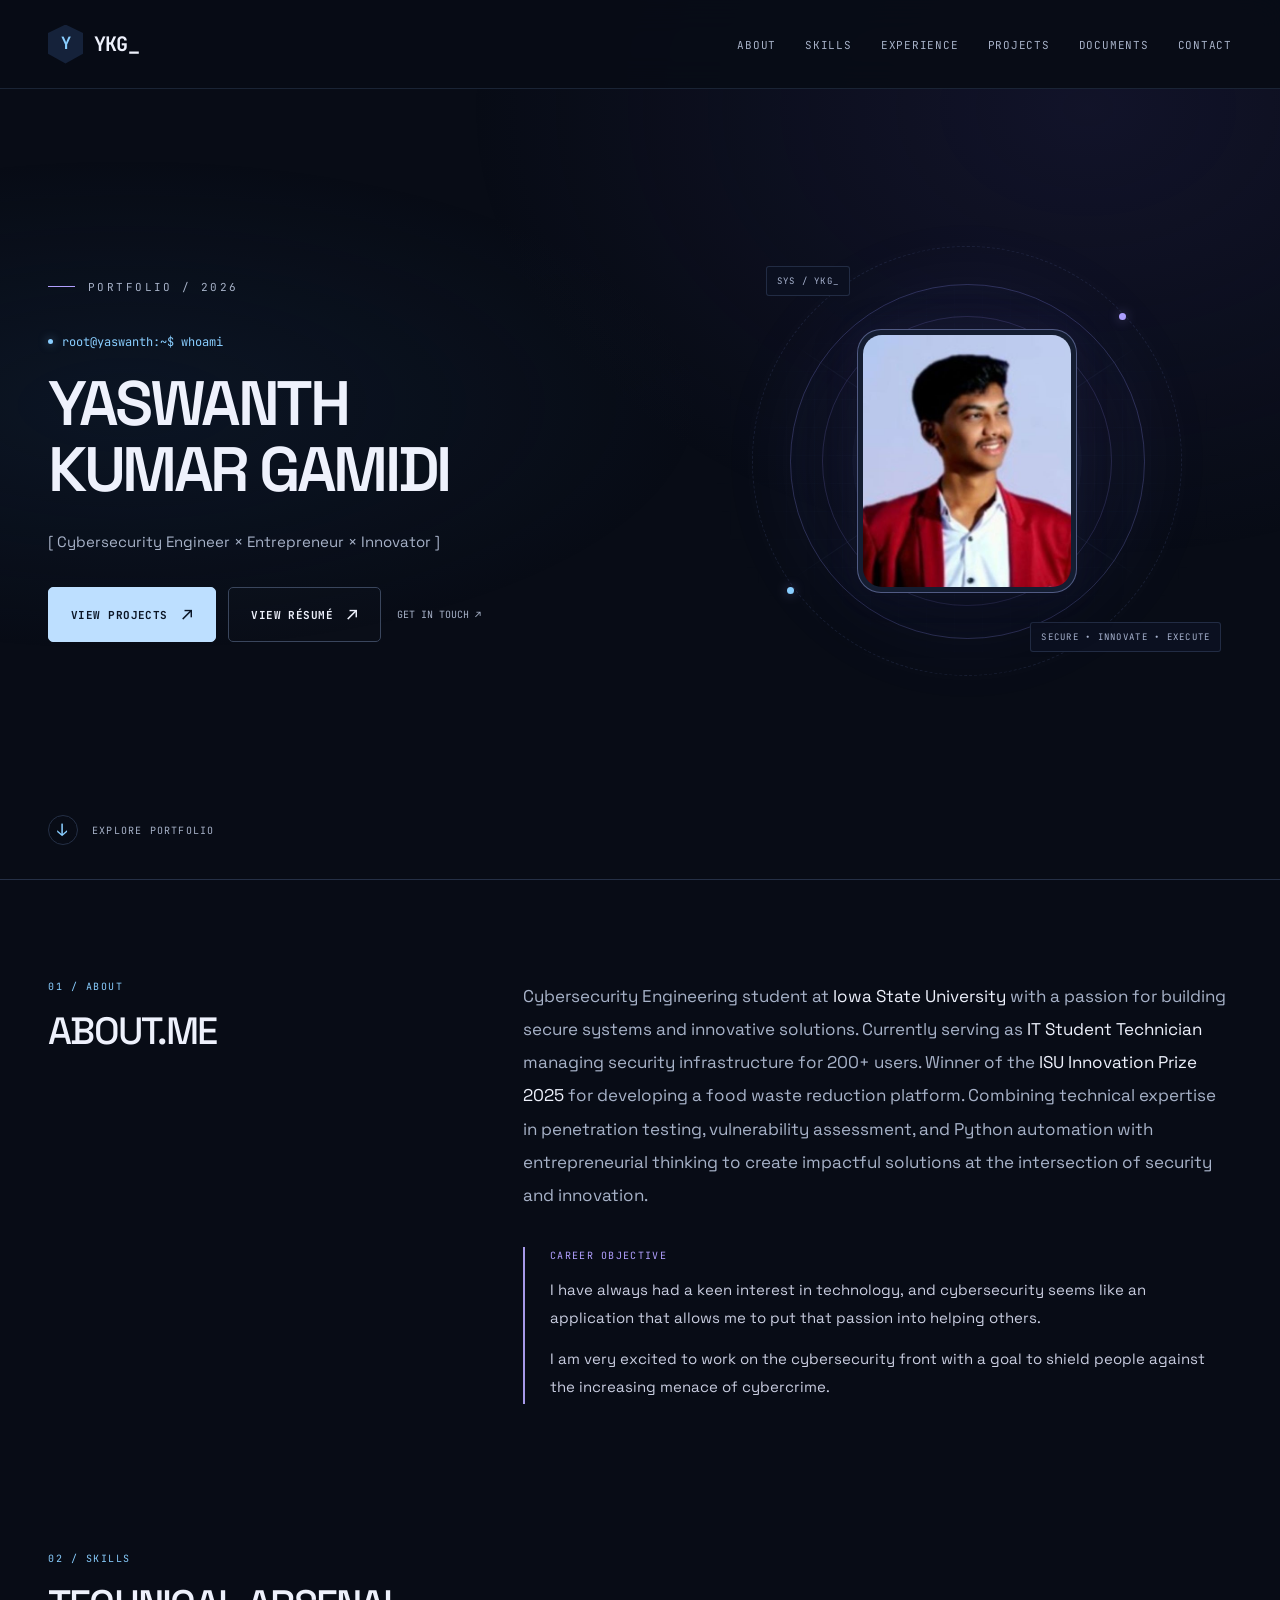
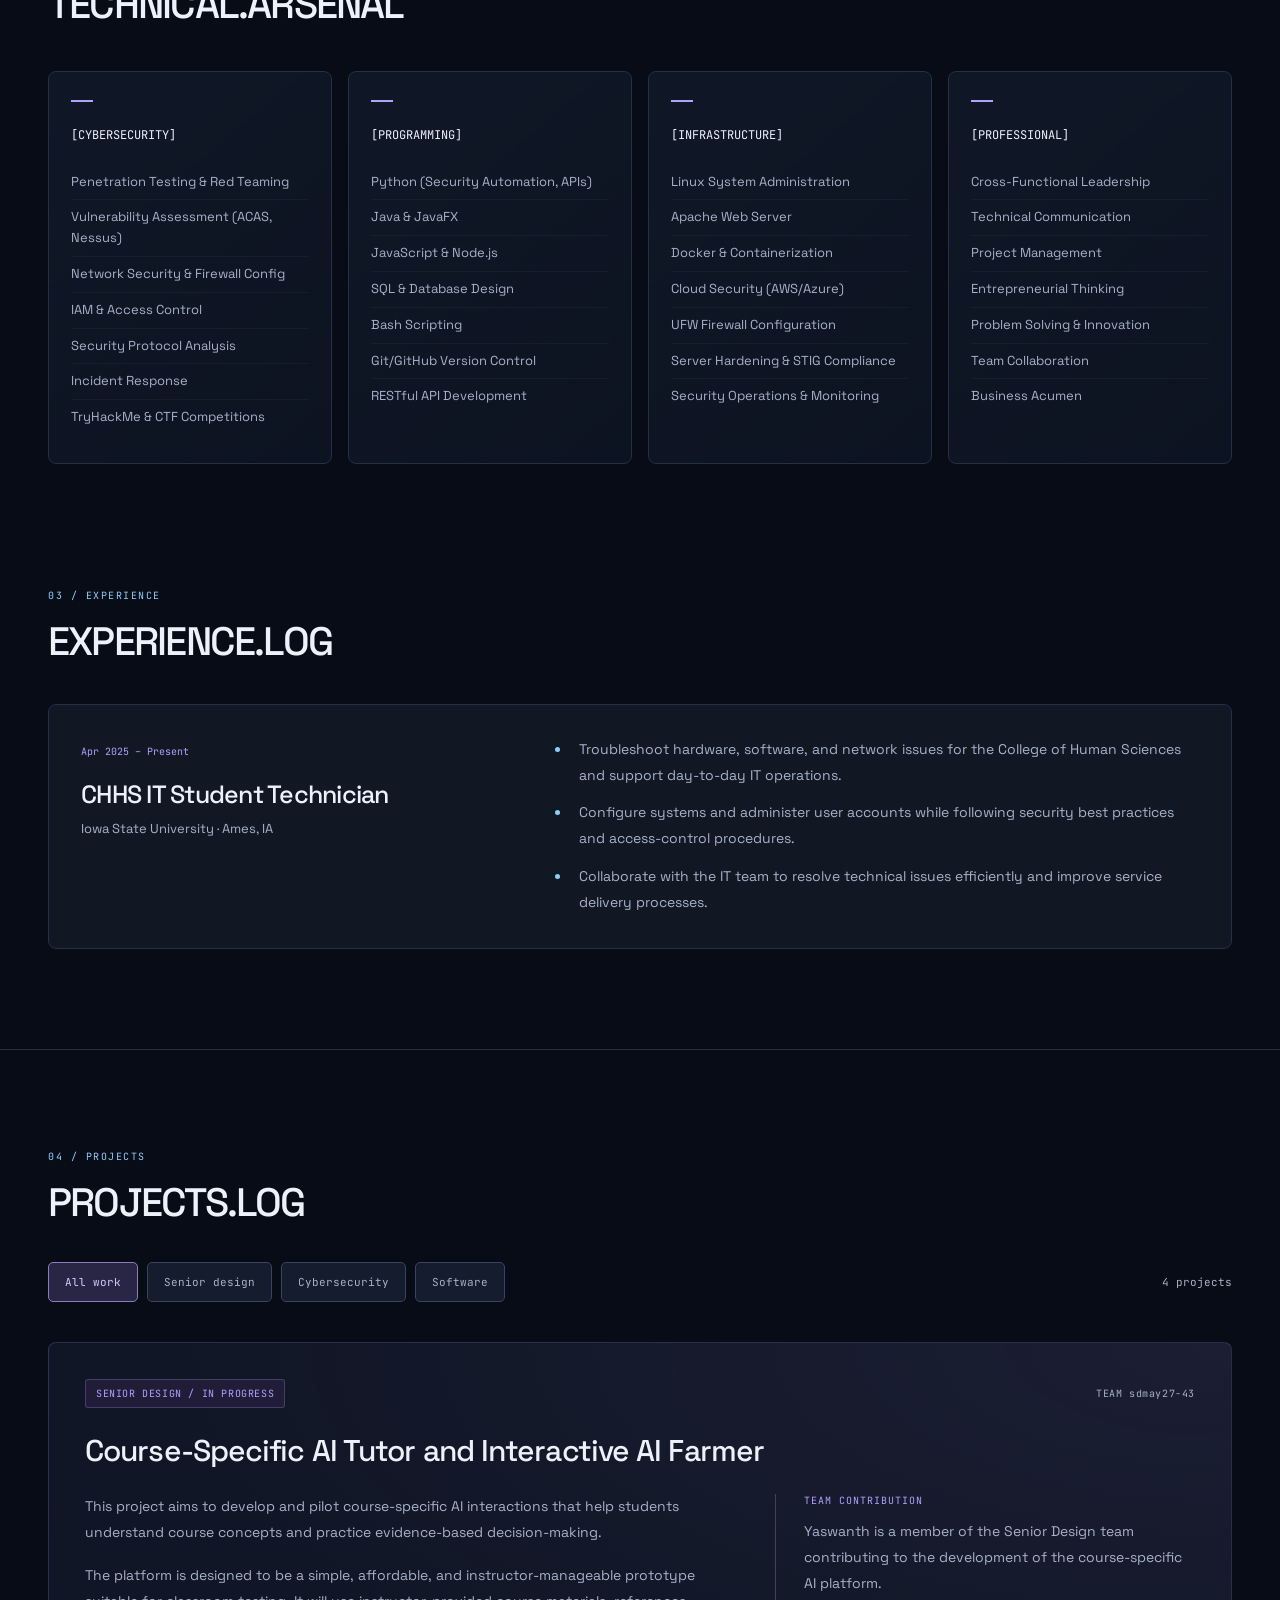
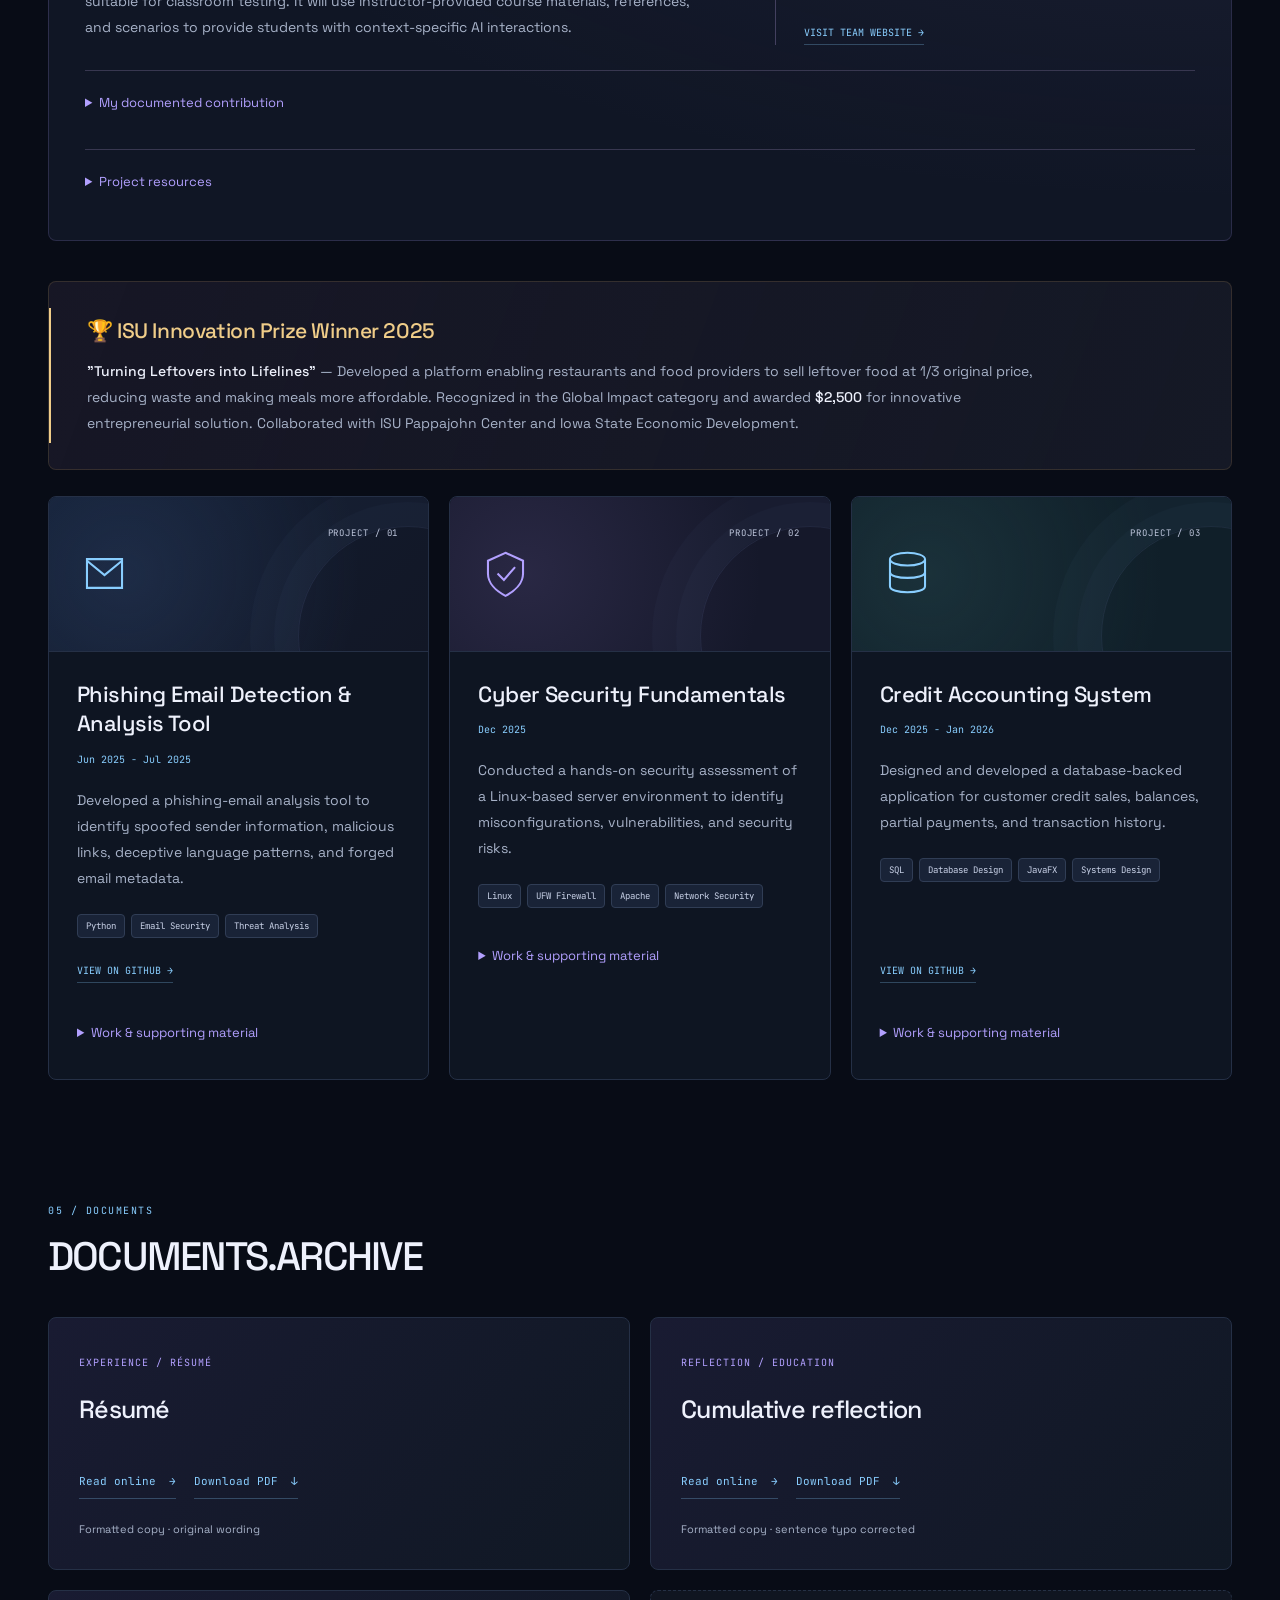
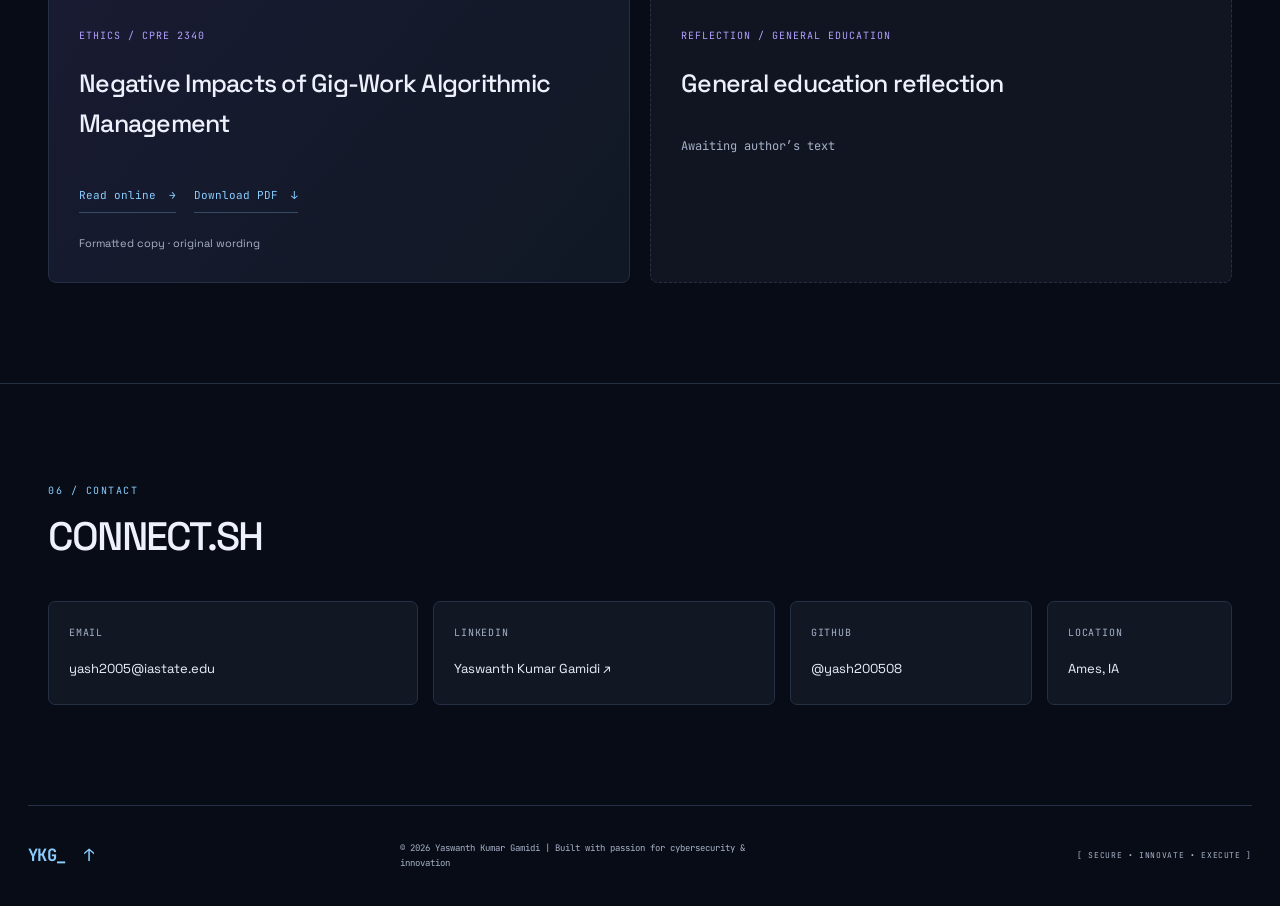
<file: index.html>
<!DOCTYPE html>
<html lang="en">
<head>
    <meta name="google-site-verification" content="oh5GDa7Xq1QmqfIsRD6NwvUF0JlnraE29jCxqiWtumo" />
    <meta charset="UTF-8">
    <link rel="icon" href="assets/favicon.svg" type="image/svg+xml">
    <meta name="viewport" content="width=device-width, initial-scale=1.0">
    <title>Yaswanth Kumar Gamidi | Cybersecurity & Entrepreneurship</title>
    <link rel="preconnect" href="https://fonts.googleapis.com">
    <link rel="preconnect" href="https://fonts.gstatic.com" crossorigin>
    <link href="https://fonts.googleapis.com/css2?family=JetBrains+Mono:wght@400;500;700&family=Space+Grotesk:wght@400;500;600;700&display=swap" rel="stylesheet">
      <!-- SEO Meta Tags -->
    <meta name="description" content="Portfolio of Yaswanth Kumar Gamidi - Cybersecurity engineer and entrepreneurship student at Iowa State University. Showcases projects in cybersecurity, programming, and innovation.">
    <meta property="og:title" content="Yaswanth Kumar Gamidi | Cybersecurity & Entrepreneurship" />
    <meta property="og:description" content="Explore the projects and skills of Yaswanth Kumar Gamidi, a cybersecurity engineering student and innovator." />
    <meta property="og:url" content="https://yash200508.github.io/Portfolio/" />
    <meta property="og:type" content="website" />
    <meta name="author" content="Yaswanth Kumar Gamidi" />
    <link rel="stylesheet" href="assets/styles.css"><link rel="stylesheet" href="assets/documents.css">
</head>
<body>
    <a class="skip-link" href="#main">Skip to content</a>
    <!-- Scroll Progress Bar -->
    <div class="scroll-indicator" id="scrollIndicator" aria-hidden="true"></div>

    <!-- Header -->
    <header>
        <nav aria-label="Main navigation">
            <a class="logo" href="#home" aria-label="Yaswanth Kumar Gamidi, home"><span class="logo-mark" aria-hidden="true">Y</span>YKG_</a>
            <button class="menu-toggle" type="button" aria-controls="navigation" aria-expanded="false">MENU <span aria-hidden="true">+</span></button>
            <ul class="nav-links" id="navigation">
                <li><a href="#about">ABOUT</a></li>
                <li><a href="#skills">SKILLS</a></li>
                <li><a href="#experience">EXPERIENCE</a></li>
                <li><a href="#projects">PROJECTS</a></li>
                <li><a href="#documents">DOCUMENTS</a></li>
                <li><a href="#contact">CONTACT</a></li>
            </ul>
        </nav>
    </header>

    <main id="main" tabindex="-1">
    <!-- Hero Section -->
    <section class="hero" id="home" aria-labelledby="hero-title">
        <div class="hero-content">
            <div class="eyebrow">PORTFOLIO / 2026</div>
            <div class="terminal-prefix"><span class="terminal-dot" aria-hidden="true"></span>root@yaswanth:~$ whoami</div>
            <h1 id="hero-title">YASWANTH<br>KUMAR GAMIDI</h1>
            <p class="tagline">[ Cybersecurity Engineer × Entrepreneur × Innovator ]</p>
            <div class="cta-buttons">
                <a href="#projects" class="btn">VIEW PROJECTS</a>
                <a href="resume.html" class="btn btn-secondary">VIEW RÉSUMÉ</a>
                <a href="#contact" class="hero-contact">GET IN TOUCH ↗</a>
            </div>
        </div>

        <div class="hero-visual has-portrait"><div class="hero-art" aria-hidden="true">
            <div class="art-grid"></div>
            <div class="orbit orbit-outer"></div><div class="orbit orbit-middle"></div><div class="orbit orbit-inner"></div>
            <div class="orbital-axis axis-one"></div><div class="orbital-axis axis-two"></div>
            <div class="core-halo"></div>
            <svg class="shield" viewBox="0 0 240 280" fill="none">
                <defs><linearGradient id="shield-gradient" x1="30" y1="20" x2="220" y2="260" gradientUnits="userSpaceOnUse"><stop stop-color="#73dfff"/><stop offset=".5" stop-color="#8a88ff"/><stop offset="1" stop-color="#c27bff"/></linearGradient></defs>
                <path d="M120 18 218 58v85c0 58-47 101-98 124-51-23-98-66-98-124V58l98-40Z" fill="#131d37" stroke="url(#shield-gradient)" stroke-width="2"/>
                <path d="m120 37 80 33v72c0 48-36 85-80 107-44-22-80-59-80-107V70l80-33Z" stroke="url(#shield-gradient)" stroke-opacity=".4"/>
                <path d="M120 38v212M41 70l160 144M199 70 39 214" stroke="url(#shield-gradient)" stroke-opacity=".12"/>
                <path d="M93 130v-17a27 27 0 0 1 54 0v17" stroke="url(#shield-gradient)" stroke-width="4"/>
                <rect x="80" y="130" width="80" height="64" rx="12" fill="#192442" stroke="url(#shield-gradient)" stroke-width="2"/>
                <circle cx="120" cy="156" r="5" fill="#9fbeff"/><path d="M120 160v14" stroke="#9fbeff" stroke-width="3"/>
            </svg>
            <span class="art-coordinate coordinate-top">SYS / YKG_</span>
            <span class="art-coordinate coordinate-bottom">SECURE • INNOVATE • EXECUTE</span>
            <span class="orbital-node node-one"></span><span class="orbital-node node-two"></span>
        </div>
        <figure class="portrait-frame"><img class="portrait-photo" src="assets/yaswanth-profile.jpg" alt="Yaswanth Kumar Gamidi" width="560" height="560" decoding="async" fetchpriority="high"></figure></div>
        <a class="hero-scroll" href="#about"><span aria-hidden="true">↓</span> EXPLORE PORTFOLIO</a>
    </section>

    <!-- About Section -->
    <section id="about">
        <div class="section-heading"><span class="section-index">01 / ABOUT</span><h2 class="section-title">ABOUT.ME</h2></div>
        <div class="about-content">
        <p>
            Cybersecurity Engineering student at <span>Iowa State University</span>
            with a passion for building secure systems and innovative solutions. Currently serving as
            <span>IT Student Technician</span> managing security infrastructure for 200+ users.
            Winner of the <span>ISU Innovation Prize 2025</span> for developing
            a food waste reduction platform. Combining technical expertise in penetration testing, vulnerability assessment,
            and Python automation with entrepreneurial thinking to create impactful solutions at the intersection of security and innovation.
        </p>

        <div class="career-objective" id="career">
            <h3>CAREER OBJECTIVE</h3>
            <p>I have always had a keen interest in technology, and cybersecurity seems like an application that allows me to put that passion into helping others.</p>
            <p>I am very excited to work on the cybersecurity front with a goal to shield people against the increasing menace of cybercrime.</p>
        </div>
        </div>
    </section>

    <!-- Skills Section -->
    <section id="skills">
        <div class="section-heading"><span class="section-index">02 / SKILLS</span><h2 class="section-title">TECHNICAL.ARSENAL</h2></div>
        <div class="skills-grid">
            <div class="skill-card">
                <h3>[CYBERSECURITY]</h3>
                <ul>
                    <li>Penetration Testing & Red Teaming</li>
                    <li>Vulnerability Assessment (ACAS, Nessus)</li>
                    <li>Network Security & Firewall Config</li>
                    <li>IAM & Access Control</li>
                    <li>Security Protocol Analysis</li>
                    <li>Incident Response</li>
                    <li>TryHackMe & CTF Competitions</li>
                </ul>
            </div>

            <div class="skill-card">
                <h3>[PROGRAMMING]</h3>
                <ul>
                    <li>Python (Security Automation, APIs)</li>
                    <li>Java & JavaFX</li>
                    <li>JavaScript & Node.js</li>
                    <li>SQL & Database Design</li>
                    <li>Bash Scripting</li>
                    <li>Git/GitHub Version Control</li>
                    <li>RESTful API Development</li>
                </ul>
            </div>

            <div class="skill-card">
                <h3>[INFRASTRUCTURE]</h3>
                <ul>
                    <li>Linux System Administration</li>
                    <li>Apache Web Server</li>
                    <li>Docker & Containerization</li>
                    <li>Cloud Security (AWS/Azure)</li>
                    <li>UFW Firewall Configuration</li>
                    <li>Server Hardening & STIG Compliance</li>
                    <li>Security Operations & Monitoring</li>
                </ul>
            </div>

            <div class="skill-card">
                <h3>[PROFESSIONAL]</h3>
                <ul>
                    <li>Cross-Functional Leadership</li>
                    <li>Technical Communication</li>
                    <li>Project Management</li>
                    <li>Entrepreneurial Thinking</li>
                    <li>Problem Solving & Innovation</li>
                    <li>Team Collaboration</li>
                    <li>Business Acumen</li>
                </ul>
            </div>
        </div>
    </section>


    <section id="experience" aria-labelledby="experience-title">
        <div class="section-heading"><span class="section-index">03 / EXPERIENCE</span><h2 class="section-title" id="experience-title">EXPERIENCE.LOG</h2></div>
        <article class="experience-card">
            <div class="experience-role"><span class="experience-date">Apr 2025 – Present</span><h3>CHHS IT Student Technician</h3><p>Iowa State University · Ames, IA</p></div>
            <ul>
                <li>Troubleshoot hardware, software, and network issues for the College of Human Sciences and support day-to-day IT operations.</li>
                <li>Configure systems and administer user accounts while following security best practices and access-control procedures.</li>
                <li>Collaborate with the IT team to resolve technical issues efficiently and improve service delivery processes.</li>
            </ul>
        </article>
    </section>

    <!-- Projects Section -->
    <section id="projects">
        <div class="section-heading"><span class="section-index">04 / PROJECTS</span><h2 class="section-title">PROJECTS.LOG</h2></div>


        <div class="project-controls" hidden><div class="project-filters" role="group" aria-label="Filter projects"><button type="button" data-filter="all" aria-pressed="true">All work</button><button type="button" data-filter="senior" aria-pressed="false">Senior design</button><button type="button" data-filter="security" aria-pressed="false">Cybersecurity</button><button type="button" data-filter="software" aria-pressed="false">Software</button></div><p class="filter-status" role="status" aria-live="polite">4 projects</p></div>
        <article class="senior-design-card" data-project-category="senior" id="senior-design" aria-labelledby="senior-design-title">
            <div class="senior-design-heading"><span class="senior-status">SENIOR DESIGN / IN PROGRESS</span><span class="senior-team">TEAM sdmay27-43</span></div>
            <h3 id="senior-design-title">Course-Specific AI Tutor and Interactive AI Farmer</h3>
            <div class="senior-design-content">
                <div><p>This project aims to develop and pilot course-specific AI interactions that help students understand course concepts and practice evidence-based decision-making.</p><p>The platform is designed to be a simple, affordable, and instructor-manageable prototype suitable for classroom testing. It will use instructor-provided course materials, references, and scenarios to provide students with context-specific AI interactions.</p></div>
                <div class="senior-contribution"><div class="senior-label">TEAM CONTRIBUTION</div><p>Yaswanth is a member of the Senior Design team contributing to the development of the course-specific AI platform.</p><a class="project-link" href="https://sdmay27-43.sd.ece.iastate.edu/" target="_blank" rel="noopener noreferrer">VISIT TEAM WEBSITE →</a></div>
            </div>
            <details class="project-details senior-resources"><summary>My documented contribution</summary><ul><li>Participated in drafting and finalizing the team contract, defining team roles, communication standards, and leadership duties as Integration &amp; Quality Assurance lead.</li><li>Contributed to early design document planning and requirement analysis based on the project brief review, with a focus on testing and integration strategy.</li><li>Reviewed the AI Tutor sandbox handover document and codebase</li><li>Helped with the project design document and senior design team website</li><li>Helped prepare presentation notes for the client meeting</li><li>Presented the Lightning Talk on &quot;Problem and User Needs&quot;</li><li>Worked on the project design document, focusing on architecture and requirements</li></ul><p class="source-caption">Team 43 · Weekly reports 1 and 3</p></details><details class="project-details senior-resources"><summary>Project resources</summary><ul><li><a href="https://sdmay27-43.sd.ece.iastate.edu/AI_Tutor_Farmer_Lightning_Talk_ProblemUserNeeds.pdf" target="_blank" rel="noopener noreferrer">Problem and user needs presentation ↗</a></li><li><a href="https://sdmay27-43.sd.ece.iastate.edu/WeeklyReport1.pdf" target="_blank" rel="noopener noreferrer">Weekly report 1 ↗</a></li><li><a href="https://sdmay27-43.sd.ece.iastate.edu/WeeklyReport2.pdf" target="_blank" rel="noopener noreferrer">Weekly report 2 ↗</a></li><li><a href="https://sdmay27-43.sd.ece.iastate.edu/WeeklyReport3%20(1).pdf" target="_blank" rel="noopener noreferrer">Weekly report 3 ↗</a></li></ul></details>
        </article>

        <!-- Innovation Prize -->
        <div class="achievement-card">
            <h3>🏆 ISU Innovation Prize Winner 2025</h3>
            <p>
                <strong>"Turning Leftovers into Lifelines"</strong> — Developed a platform enabling restaurants
                and food providers to sell leftover food at 1/3 original price, reducing waste and making meals more affordable.
                Recognized in the Global Impact category and awarded <strong>$2,500</strong>
                for innovative entrepreneurial solution. Collaborated with ISU Pappajohn Center and Iowa State Economic Development.
            </p>
        </div>

        <div class="projects-grid">
        <article class="project-card" data-project-category="security" id="project-1">
            <div class="project-visual" aria-hidden="true"><svg viewBox="0 0 32 32" fill="none" stroke="currentColor" stroke-width="1.3"><path d="M5 7h22v18H5zM5 8l11 9L27 8"/></svg><span>PROJECT / 01</span><div class="visual-lines"></div></div>
            <div class="project-header">
                <div>
                    <h3>Phishing Email Detection & Analysis Tool</h3>
                    <div class="project-date">Jun 2025 - Jul 2025</div>
                </div>
            </div>
            <p class="project-description">Developed a phishing-email analysis tool to identify spoofed sender information, malicious links, deceptive language patterns, and forged email metadata.</p>
            <div class="project-tech"><span class="tech-tag">Python</span><span class="tech-tag">Email Security</span><span class="tech-tag">Threat Analysis</span></div>
            <a href="https://github.com/yash200508/Punky-Phishing-Mail" class="project-link" target="_blank" rel="noopener noreferrer">
                VIEW ON GITHUB →
            </a>
        <details class="project-details"><summary>Work &amp; supporting material</summary><p>Implemented email-header analysis to detect domain mismatches and help validate sender authenticity.</p><a href="resume.html#phishing">Résumé project entry →</a></details></article>

        <article class="project-card" data-project-category="security" id="project-2">
            <div class="project-visual" aria-hidden="true"><svg viewBox="0 0 32 32" fill="none" stroke="currentColor" stroke-width="1.3"><path d="m16 3 11 5v8c0 6-5 11-11 14C10 27 5 22 5 16V8l11-5Z"/><path d="m11 16 4 4 7-8"/></svg><span>PROJECT / 02</span><div class="visual-lines"></div></div>
            <div class="project-header">
                <div>
                    <h3>Cyber Security Fundamentals</h3>
                    <div class="project-date">Dec 2025</div>
                </div>
            </div>
            <p class="project-description">Conducted a hands-on security assessment of a Linux-based server environment to identify misconfigurations, vulnerabilities, and security risks.</p>
            <div class="project-tech"><span class="tech-tag">Linux</span><span class="tech-tag">UFW Firewall</span><span class="tech-tag">Apache</span><span class="tech-tag">Network Security</span></div>
        <details class="project-details"><summary>Work &amp; supporting material</summary><p>Applied defensive practices including firewall configuration, access control, secure system administration, and system hardening.</p><a href="resume.html#security-fundamentals">Résumé project entry →</a></details></article>

        <article class="project-card" data-project-category="software" id="project-3">
            <div class="project-visual" aria-hidden="true"><svg viewBox="0 0 32 32" fill="none" stroke="currentColor" stroke-width="1.3"><ellipse cx="16" cy="7" rx="11" ry="4"/><path d="M5 7v17c0 5 22 5 22 0V7M5 15c0 5 22 5 22 0"/></svg><span>PROJECT / 03</span><div class="visual-lines"></div></div>
            <div class="project-header">
                <div>
                    <h3>Credit Accounting System</h3>
                    <div class="project-date">Dec 2025 - Jan 2026</div>
                </div>
            </div>
            <p class="project-description">Designed and developed a database-backed application for customer credit sales, balances, partial payments, and transaction history.</p>
            <div class="project-tech"><span class="tech-tag">SQL</span><span class="tech-tag">Database Design</span><span class="tech-tag">JavaFX</span><span class="tech-tag">Systems Design</span></div>
            <a href="https://github.com/yash200508/credit-accounting" class="project-link" target="_blank" rel="noopener noreferrer">
                VIEW ON GITHUB →
            </a>
        <details class="project-details"><summary>Work &amp; supporting material</summary><p>Built a JavaFX interface and structured data workflows focused on accuracy, data integrity, and usability for non-technical users.</p><a href="resume.html#credit-accounting">Résumé project entry →</a></details></article>
        </div>
    </section>


    <section id="documents" aria-labelledby="documents-title">
        <div class="section-heading"><span class="section-index">05 / DOCUMENTS</span><h2 class="section-title" id="documents-title">DOCUMENTS.ARCHIVE</h2></div>
        <div class="document-grid"><article class="document-card"><span class="document-type">EXPERIENCE / RÉSUMÉ</span><h3>Résumé</h3><div class="document-actions"><a href="resume.html">Read online <span aria-hidden="true">→</span></a><a href="assets/documents/resume.pdf" download>Download PDF <span aria-hidden="true">↓</span></a></div><p class="document-note">Formatted copy · original wording</p></article><article class="document-card"><span class="document-type">REFLECTION / EDUCATION</span><h3>Cumulative reflection</h3><div class="document-actions"><a href="cumulative-reflection.html">Read online <span aria-hidden="true">→</span></a><a href="assets/documents/cumulative-reflection.pdf" download>Download PDF <span aria-hidden="true">↓</span></a></div><p class="document-note">Formatted copy · sentence typo corrected</p></article><article class="document-card"><span class="document-type">ETHICS / CPRE 2340</span><h3>Negative Impacts of Gig-Work Algorithmic Management</h3><div class="document-actions"><a href="ethics-paper.html">Read online <span aria-hidden="true">→</span></a><a href="assets/documents/ethics-paper.pdf" download>Download PDF <span aria-hidden="true">↓</span></a></div><p class="document-note">Formatted copy · original wording</p></article><article class="document-card document-pending"><span class="document-type">REFLECTION / GENERAL EDUCATION</span><h3>General education reflection</h3><p class="pending-status">Awaiting author’s text</p></article></div>
    </section>

    <!-- Contact Section -->
    <section id="contact">
        <div class="section-heading"><span class="section-index">06 / CONTACT</span><h2 class="section-title">CONNECT.SH</h2></div>
        <div class="contact-grid">
            <a href="mailto:yash2005@iastate.edu" class="contact-item">
                <h3>EMAIL</h3>
                <p>yash2005@iastate.edu</p>
            </a>
            <a href="https://www.linkedin.com/in/yaswanth-kumar-gamidi-3367861a9" target="_blank" rel="noopener noreferrer" class="contact-item">
                <h3>LINKEDIN</h3>
                <p>Yaswanth Kumar Gamidi ↗</p>
            </a>
            <a href="https://github.com/yash200508" target="_blank" rel="noopener noreferrer" class="contact-item">
                <h3>GITHUB</h3>
                <p>@yash200508</p>
            </a>
            <div class="contact-item">
                <h3>LOCATION</h3>
                <p>Ames, IA</p>
            </div>
        </div>
    </section>

    </main>

    <!-- Footer -->
    <footer><a class="footer-logo" href="#home" aria-label="Back to top">YKG_ <span aria-hidden="true">↑</span></a>
        <p>© 2026 Yaswanth Kumar Gamidi | Built with passion for cybersecurity & innovation</p>
        <p>[ SECURE • INNOVATE • EXECUTE ]</p>
    </footer>
    <script src="assets/site.js" defer></script>
</body>
</html>
</file>
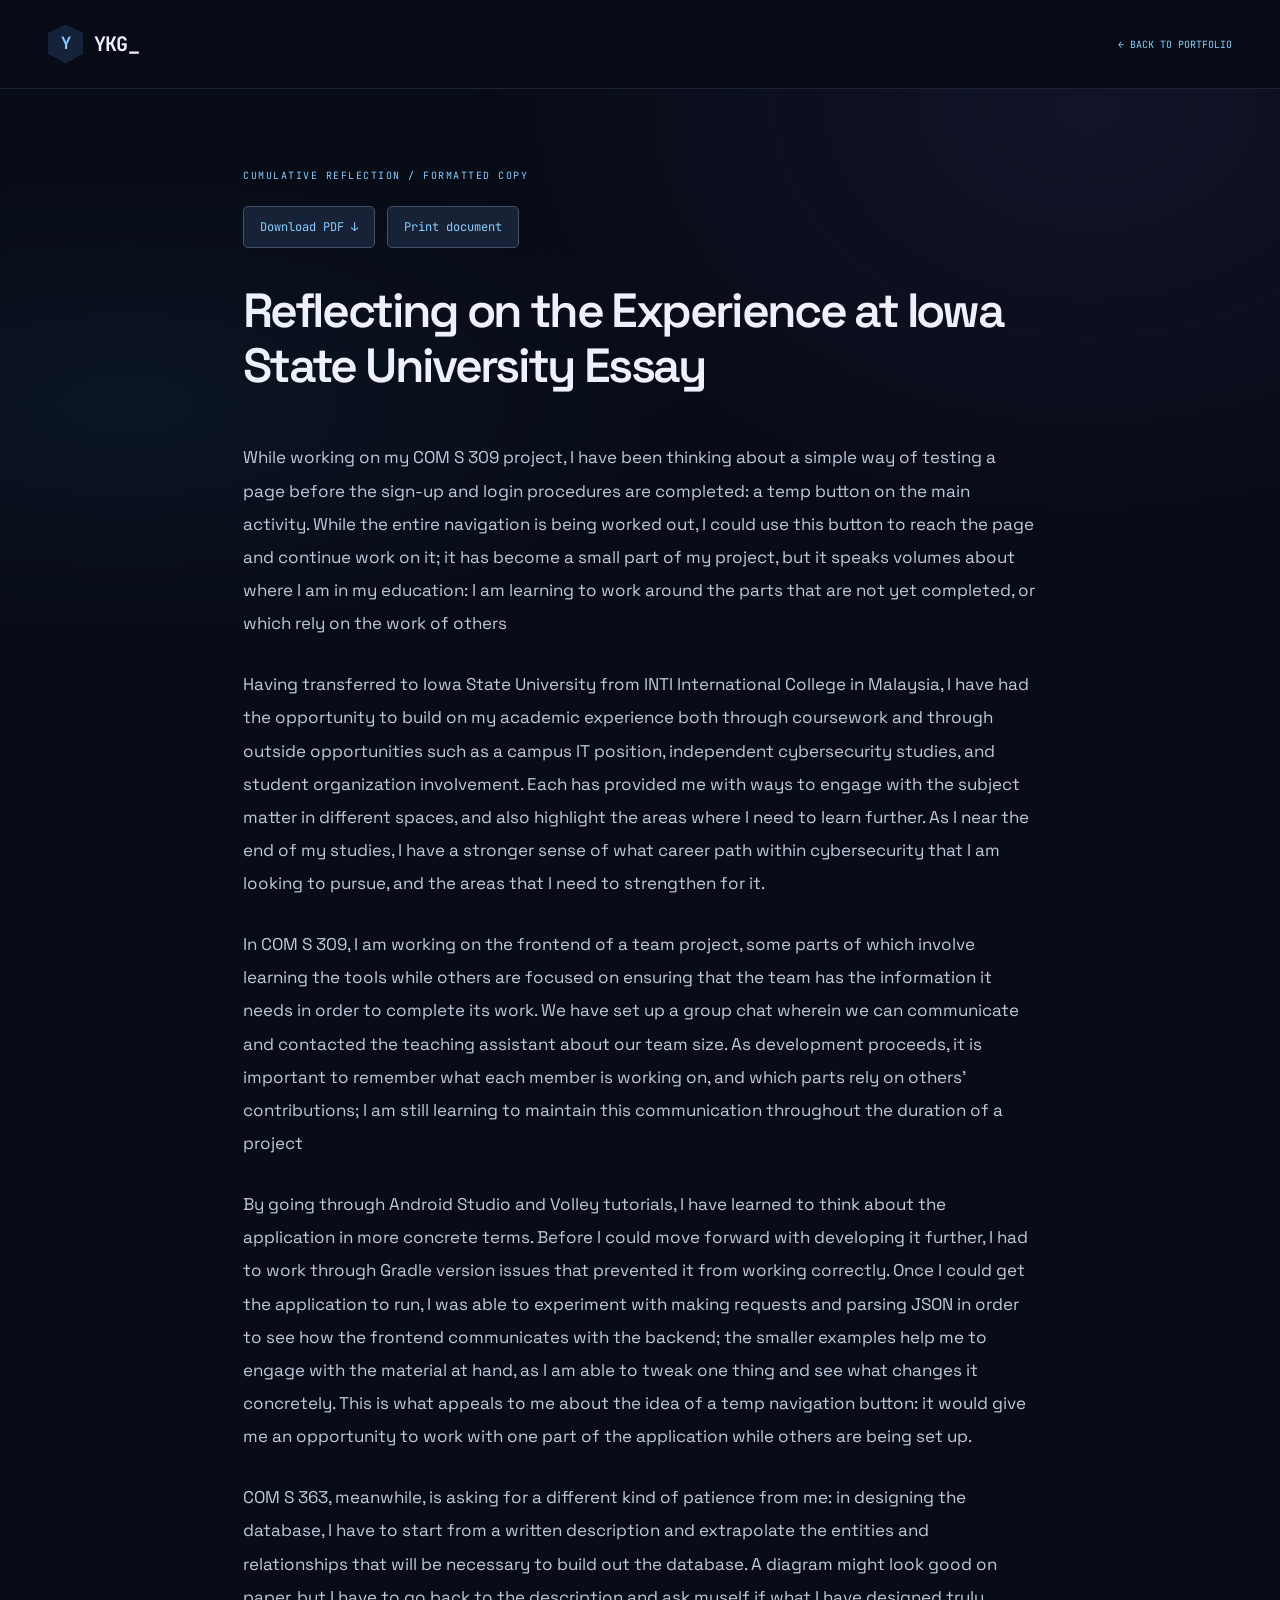
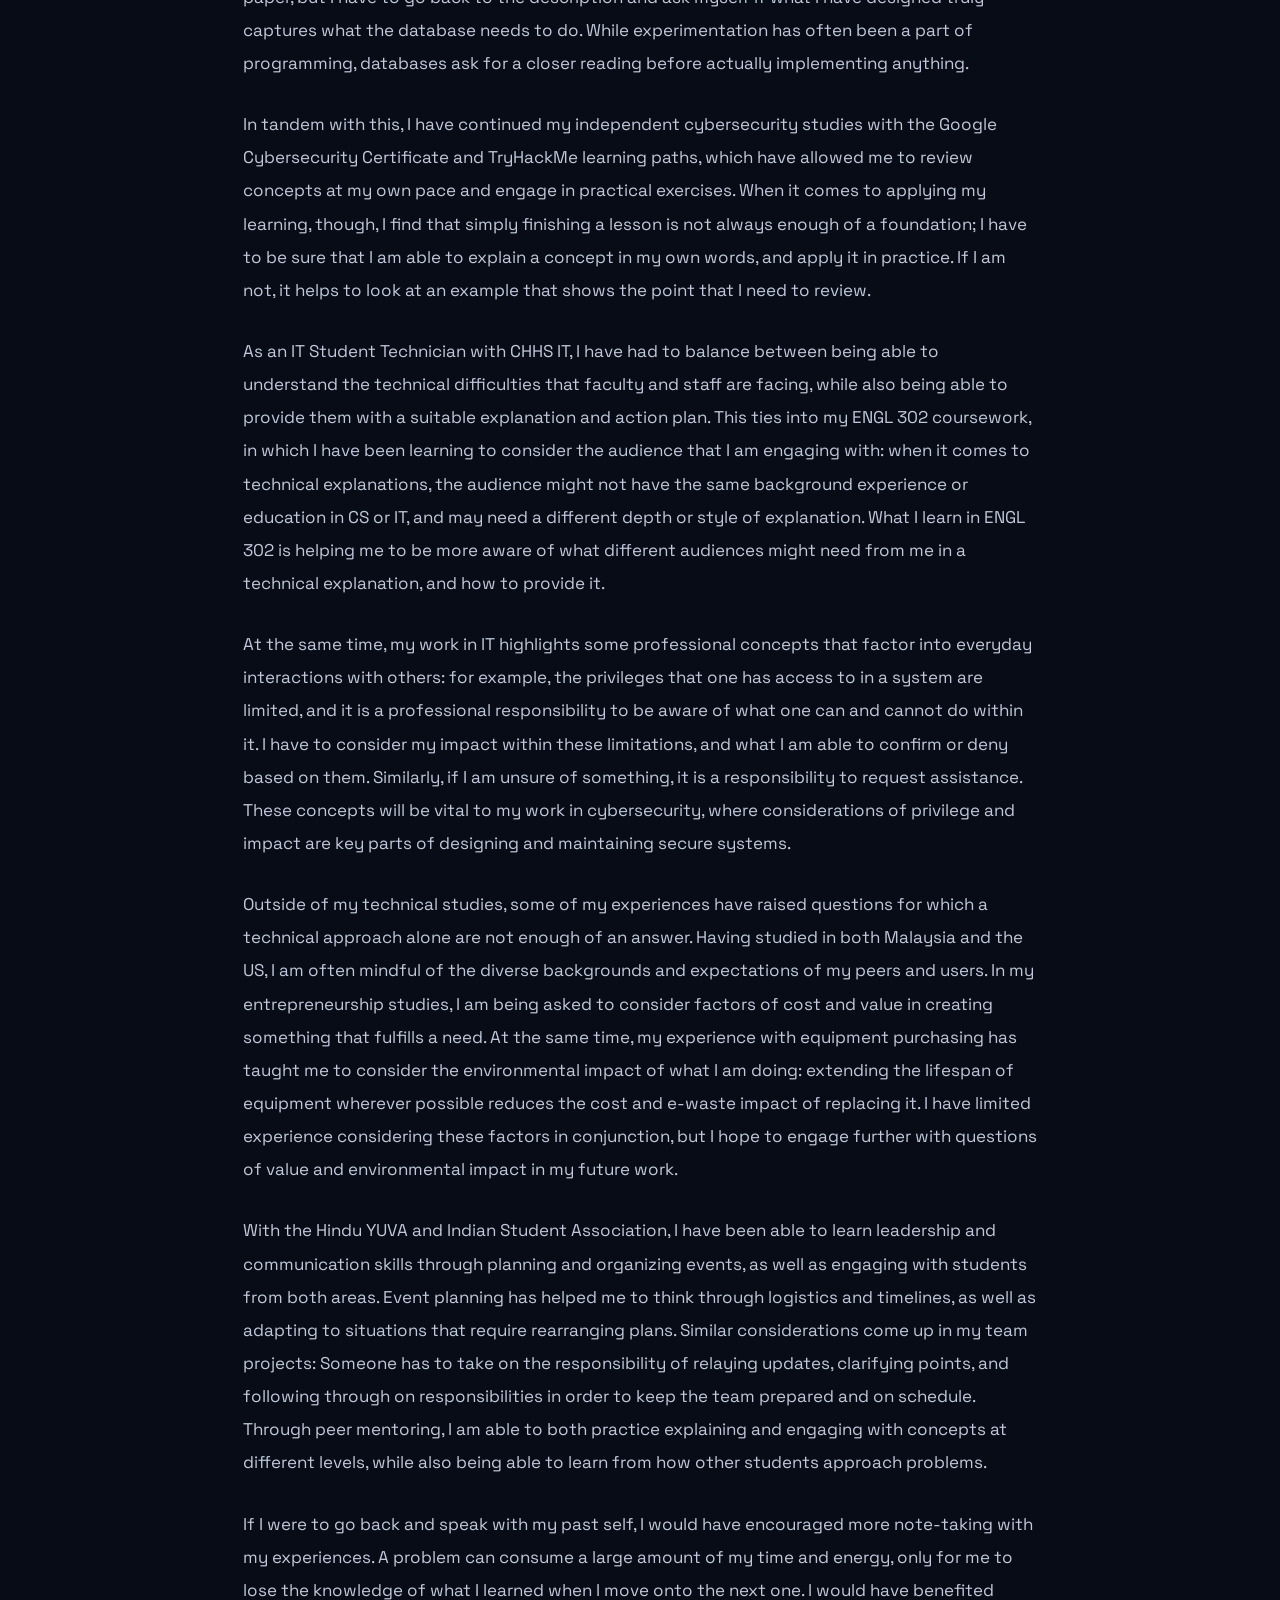
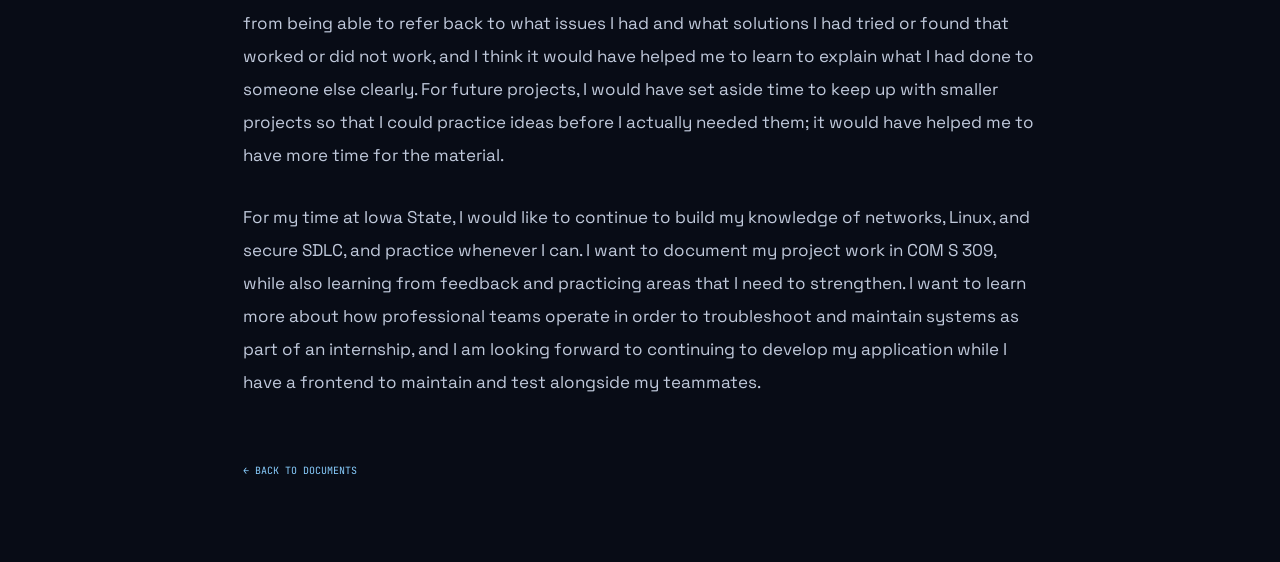
<file: cumulative-reflection.html>
<!DOCTYPE html>
<html lang="en">
<head>
    <meta name="google-site-verification" content="oh5GDa7Xq1QmqfIsRD6NwvUF0JlnraE29jCxqiWtumo" />
    <meta charset="UTF-8">
    <link rel="icon" href="assets/favicon.svg" type="image/svg+xml">
    <meta name="viewport" content="width=device-width, initial-scale=1.0">
    <title>Cumulative Reflection | Yaswanth Kumar Gamidi</title>
    <link rel="preconnect" href="https://fonts.googleapis.com">
    <link rel="preconnect" href="https://fonts.gstatic.com" crossorigin>
    <link href="https://fonts.googleapis.com/css2?family=JetBrains+Mono:wght@400;500;700&family=Space+Grotesk:wght@400;500;600;700&display=swap" rel="stylesheet">
      <!-- SEO Meta Tags -->
    <meta name="author" content="Yaswanth Kumar Gamidi" />
    <link rel="stylesheet" href="assets/styles.css"><link rel="stylesheet" href="assets/documents.css">
</head>
<body class="reading-page"><a class="skip-link" href="#reflection">Skip to reflection</a><header><nav aria-label="Document navigation"><a class="logo" href="index.html"><span class="logo-mark" aria-hidden="true">Y</span>YKG_</a><a class="back-link" href="index.html#documents">← BACK TO PORTFOLIO</a></nav></header><main class="reading-main" id="reflection" tabindex="-1"><div class="section-index">CUMULATIVE REFLECTION / FORMATTED COPY</div><div class="reader-tools"><a href="assets/documents/cumulative-reflection.pdf" download>Download PDF ↓</a><button class="print-document" type="button">Print document</button></div><h1>Reflecting on the Experience at Iowa State University Essay</h1><article class="reflection-prose" aria-label="Cumulative reflection"><p>While working on my COM S 309 project, I have been thinking about a simple way of testing a page before the sign-up and login procedures are completed: a temp button on the main activity. While the entire navigation is being worked out, I could use this button to reach the page and continue work on it; it has become a small part of my project, but it speaks volumes about where I am in my education: I am learning to work around the parts that are not yet completed, or which rely on the work of others</p><p>Having transferred to Iowa State University from INTI International College in Malaysia, I have had the opportunity to build on my academic experience both through coursework and through outside opportunities such as a campus IT position, independent cybersecurity studies, and student organization involvement. Each has provided me with ways to engage with the subject matter in different spaces, and also highlight the areas where I need to learn further. As I near the end of my studies, I have a stronger sense of what career path within cybersecurity that I am looking to pursue, and the areas that I need to strengthen for it.</p><p>In COM S 309, I am working on the frontend of a team project, some parts of which involve learning the tools while others are focused on ensuring that the team has the information it needs in order to complete its work. We have set up a group chat wherein we can communicate and contacted the teaching assistant about our team size. As development proceeds, it is important to remember what each member is working on, and which parts rely on others’ contributions; I am still learning to maintain this communication throughout the duration of a project</p><p>By going through Android Studio and Volley tutorials, I have learned to think about the application in more concrete terms. Before I could move forward with developing it further, I had to work through Gradle version issues that prevented it from working correctly. Once I could get the application to run, I was able to experiment with making requests and parsing JSON in order to see how the frontend communicates with the backend; the smaller examples help me to engage with the material at hand, as I am able to tweak one thing and see what changes it concretely. This is what appeals to me about the idea of a temp navigation button: it would give me an opportunity to work with one part of the application while others are being set up.</p><p>COM S 363, meanwhile, is asking for a different kind of patience from me: in designing the database, I have to start from a written description and extrapolate the entities and relationships that will be necessary to build out the database. A diagram might look good on paper, but I have to go back to the description and ask myself if what I have designed truly captures what the database needs to do. While experimentation has often been a part of programming, databases ask for a closer reading before actually implementing anything.</p><p>In tandem with this, I have continued my independent cybersecurity studies with the Google Cybersecurity Certificate and TryHackMe learning paths, which have allowed me to review concepts at my own pace and engage in practical exercises. When it comes to applying my learning, though, I find that simply finishing a lesson is not always enough of a foundation; I have to be sure that I am able to explain a concept in my own words, and apply it in practice. If I am not, it helps to look at an example that shows the point that I need to review.</p><p>As an IT Student Technician with CHHS IT, I have had to balance between being able to understand the technical difficulties that faculty and staff are facing, while also being able to provide them with a suitable explanation and action plan. This ties into my ENGL 302 coursework, in which I have been learning to consider the audience that I am engaging with: when it comes to technical explanations, the audience might not have the same background experience or education in CS or IT, and may need a different depth or style of explanation. What I learn in ENGL 302 is helping me to be more aware of what different audiences might need from me in a technical explanation, and how to provide it.</p><p>At the same time, my work in IT highlights some professional concepts that factor into everyday interactions with others: for example, the privileges that one has access to in a system are limited, and it is a professional responsibility to be aware of what one can and cannot do within it. I have to consider my impact within these limitations, and what I am able to confirm or deny based on them. Similarly, if I am unsure of something, it is a responsibility to request assistance. These concepts will be vital to my work in cybersecurity, where considerations of privilege and impact are key parts of designing and maintaining secure systems.</p><p>Outside of my technical studies, some of my experiences have raised questions for which a technical approach alone are not enough of an answer. Having studied in both Malaysia and the US, I am often mindful of the diverse backgrounds and expectations of my peers and users. In my entrepreneurship studies, I am being asked to consider factors of cost and value in creating something that fulfills a need. At the same time, my experience with equipment purchasing has taught me to consider the environmental impact of what I am doing: extending the lifespan of equipment wherever possible reduces the cost and e-waste impact of replacing it. I have limited experience considering these factors in conjunction, but I hope to engage further with questions of value and environmental impact in my future work.</p><p>With the Hindu YUVA and Indian Student Association, I have been able to learn leadership and communication skills through planning and organizing events, as well as engaging with students from both areas. Event planning has helped me to think through logistics and timelines, as well as adapting to situations that require rearranging plans. Similar considerations come up in my team projects: Someone has to take on the responsibility of relaying updates, clarifying points, and following through on responsibilities in order to keep the team prepared and on schedule. Through peer mentoring, I am able to both practice explaining and engaging with concepts at different levels, while also being able to learn from how other students approach problems.</p><p>If I were to go back and speak with my past self, I would have encouraged more note-taking with my experiences. A problem can consume a large amount of my time and energy, only for me to lose the knowledge of what I learned when I move onto the next one. I would have benefited from being able to refer back to what issues I had and what solutions I had tried or found that worked or did not work, and I think it would have helped me to learn to explain what I had done to someone else clearly. For future projects, I would have set aside time to keep up with smaller projects so that I could practice ideas before I actually needed them; it would have helped me to have more time for the material.</p><p>For my time at Iowa State, I would like to continue to build my knowledge of networks, Linux, and secure SDLC, and practice whenever I can. I want to document my project work in COM S 309, while also learning from feedback and practicing areas that I need to strengthen. I want to learn more about how professional teams operate in order to troubleshoot and maintain systems as part of an internship, and I am looking forward to continuing to develop my application while I have a frontend to maintain and test alongside my teammates.</p></article><a class="back-link reading-back" href="index.html#documents">← BACK TO DOCUMENTS</a></main><script src="assets/site.js" defer></script></body></html>
</file>
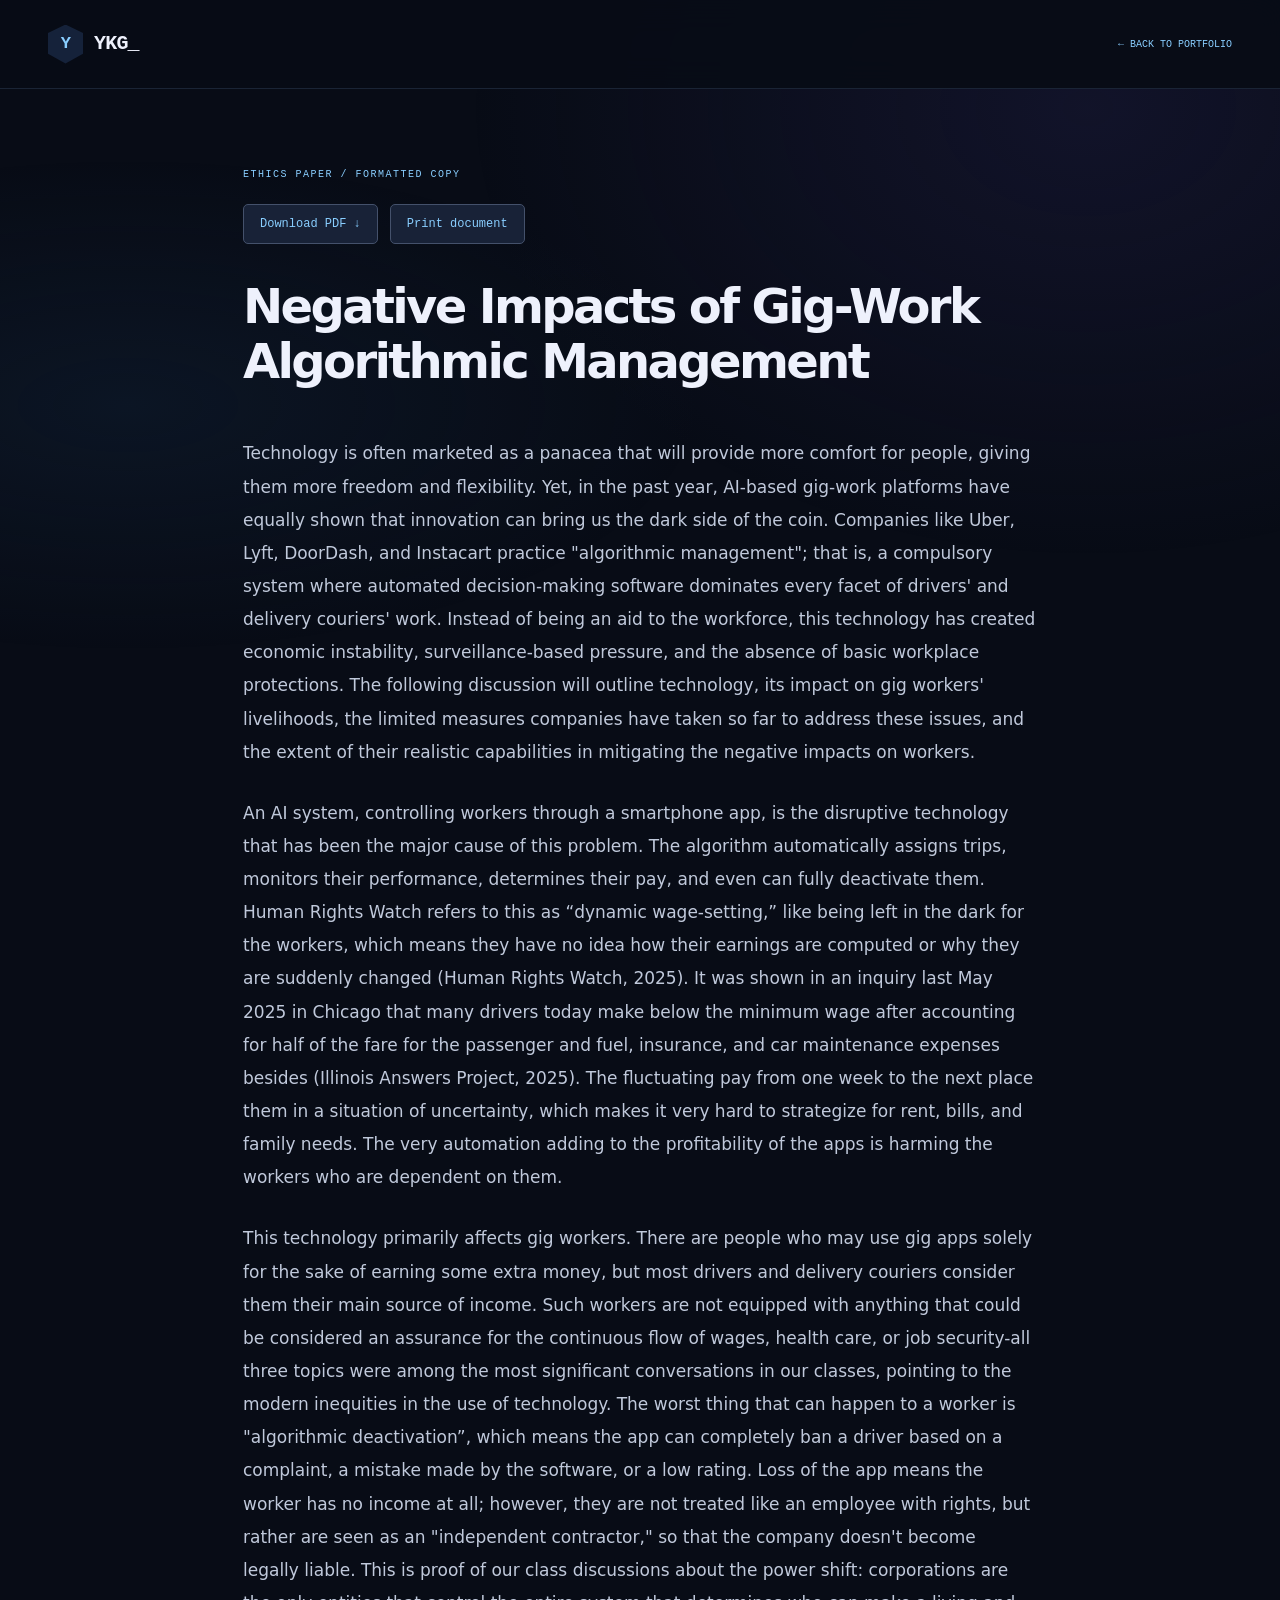
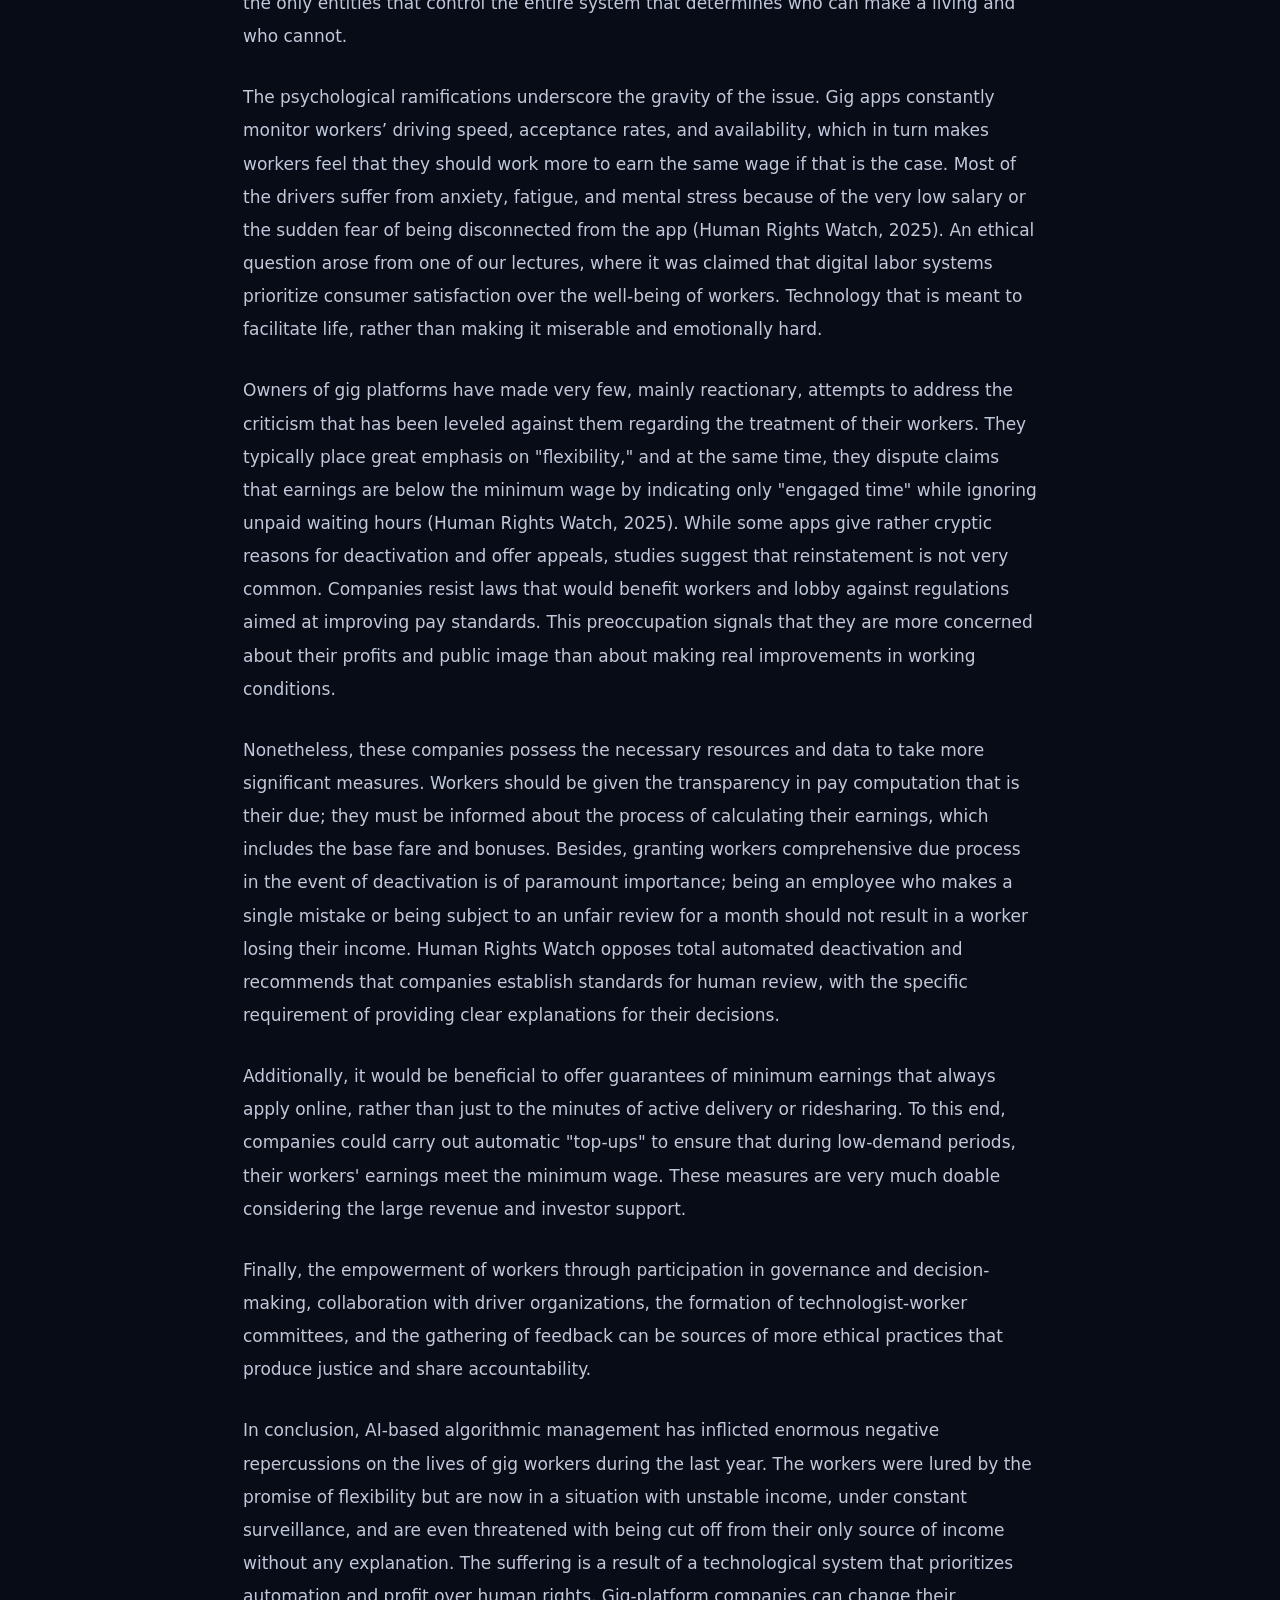
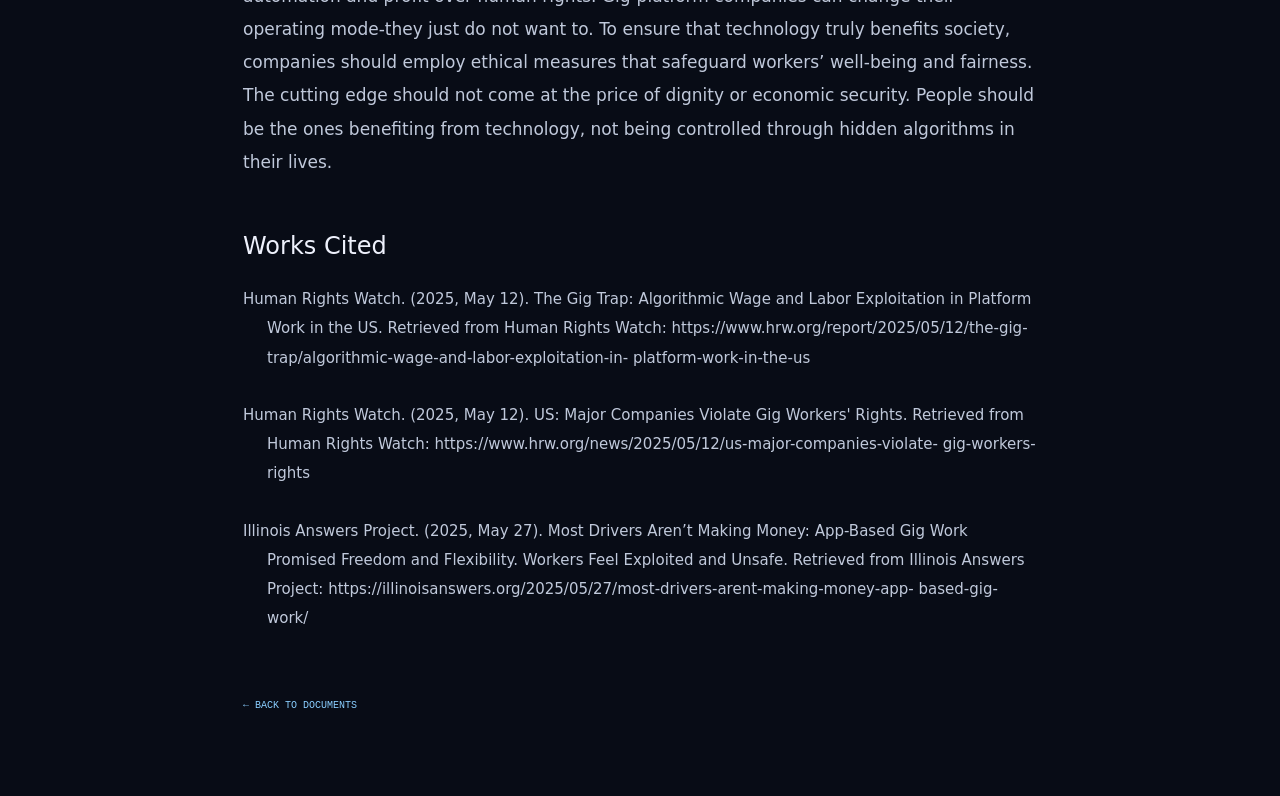
<file: ethics-paper.html>
<!DOCTYPE html>
<html lang="en"><head><meta charset="UTF-8"><meta name="viewport" content="width=device-width, initial-scale=1"><meta name="author" content="Yaswanth Kumar Gamidi"><title>Negative Impacts of Gig-Work Algorithmic Management | Yaswanth Kumar Gamidi</title><link rel="icon" href="assets/favicon.svg" type="image/svg+xml"><link rel="stylesheet" href="assets/styles.css"><link rel="stylesheet" href="assets/documents.css"></head>
<body class="reading-page ethics-page"><a class="skip-link" href="#document">Skip to document</a><header><nav aria-label="Document navigation"><a class="logo" href="index.html"><span class="logo-mark" aria-hidden="true">Y</span>YKG_</a><a class="back-link" href="index.html#documents">← BACK TO PORTFOLIO</a></nav></header><main class="reading-main" id="document" tabindex="-1"><div class="section-index">ETHICS PAPER / FORMATTED COPY</div><div class="reader-tools"><a href="assets/documents/ethics-paper.pdf" download>Download PDF ↓</a><button class="print-document" type="button">Print document</button></div><h1>Negative Impacts of Gig-Work Algorithmic Management</h1><article class="ethics-prose" aria-label="Ethics paper"><p>Technology is often marketed as a panacea that will provide more comfort for people, giving them more freedom and flexibility. Yet, in the past year, AI-based gig-work platforms have equally shown that innovation can bring us the dark side of the coin. Companies like Uber, Lyft, DoorDash, and Instacart practice &quot;algorithmic management&quot;; that is, a compulsory system where automated decision-making software dominates every facet of drivers&#x27; and delivery couriers&#x27; work. Instead of being an aid to the workforce, this technology has created economic instability, surveillance-based pressure, and the absence of basic workplace protections. The following discussion will outline technology, its impact on gig workers&#x27; livelihoods, the limited measures companies have taken so far to address these issues, and the extent of their realistic capabilities in mitigating the negative impacts on workers.</p><p>An AI system, controlling workers through a smartphone app, is the disruptive technology that has been the major cause of this problem. The algorithm automatically assigns trips, monitors their performance, determines their pay, and even can fully deactivate them. Human Rights Watch refers to this as “dynamic wage-setting,” like being left in the dark for the workers, which means they have no idea how their earnings are computed or why they are suddenly changed (Human Rights Watch, 2025). It was shown in an inquiry last May 2025 in Chicago that many drivers today make below the minimum wage after accounting for half of the fare for the passenger and fuel, insurance, and car maintenance expenses besides (Illinois Answers Project, 2025). The fluctuating pay from one week to the next place them in a situation of uncertainty, which makes it very hard to strategize for rent, bills, and family needs. The very automation adding to the profitability of the apps is harming the workers who are dependent on them.</p><p>This technology primarily affects gig workers. There are people who may use gig apps solely for the sake of earning some extra money, but most drivers and delivery couriers consider them their main source of income. Such workers are not equipped with anything that could be considered an assurance for the continuous flow of wages, health care, or job security-all three topics were among the most significant conversations in our classes, pointing to the modern inequities in the use of technology. The worst thing that can happen to a worker is &quot;algorithmic deactivation”, which means the app can completely ban a driver based on a complaint, a mistake made by the software, or a low rating. Loss of the app means the worker has no income at all; however, they are not treated like an employee with rights, but rather are seen as an &quot;independent contractor,&quot; so that the company doesn&#x27;t become legally liable. This is proof of our class discussions about the power shift: corporations are the only entities that control the entire system that determines who can make a living and who cannot.</p><p>The psychological ramifications underscore the gravity of the issue. Gig apps constantly monitor workers’ driving speed, acceptance rates, and availability, which in turn makes workers feel that they should work more to earn the same wage if that is the case. Most of the drivers suffer from anxiety, fatigue, and mental stress because of the very low salary or the sudden fear of being disconnected from the app (Human Rights Watch, 2025). An ethical question arose from one of our lectures, where it was claimed that digital labor systems prioritize consumer satisfaction over the well-being of workers. Technology that is meant to facilitate life, rather than making it miserable and emotionally hard.</p><p>Owners of gig platforms have made very few, mainly reactionary, attempts to address the criticism that has been leveled against them regarding the treatment of their workers. They typically place great emphasis on &quot;flexibility,&quot; and at the same time, they dispute claims that earnings are below the minimum wage by indicating only &quot;engaged time&quot; while ignoring unpaid waiting hours (Human Rights Watch, 2025). While some apps give rather cryptic reasons for deactivation and offer appeals, studies suggest that reinstatement is not very common. Companies resist laws that would benefit workers and lobby against regulations aimed at improving pay standards. This preoccupation signals that they are more concerned about their profits and public image than about making real improvements in working conditions.</p><p>Nonetheless, these companies possess the necessary resources and data to take more significant measures. Workers should be given the transparency in pay computation that is their due; they must be informed about the process of calculating their earnings, which includes the base fare and bonuses. Besides, granting workers comprehensive due process in the event of deactivation is of paramount importance; being an employee who makes a single mistake or being subject to an unfair review for a month should not result in a worker losing their income. Human Rights Watch opposes total automated deactivation and recommends that companies establish standards for human review, with the specific requirement of providing clear explanations for their decisions.</p><p>Additionally, it would be beneficial to offer guarantees of minimum earnings that always apply online, rather than just to the minutes of active delivery or ridesharing. To this end, companies could carry out automatic &quot;top-ups&quot; to ensure that during low-demand periods, their workers&#x27; earnings meet the minimum wage. These measures are very much doable considering the large revenue and investor support.</p><p>Finally, the empowerment of workers through participation in governance and decision-making, collaboration with driver organizations, the formation of technologist-worker committees, and the gathering of feedback can be sources of more ethical practices that produce justice and share accountability.</p><p>In conclusion, AI-based algorithmic management has inflicted enormous negative repercussions on the lives of gig workers during the last year. The workers were lured by the promise of flexibility but are now in a situation with unstable income, under constant surveillance, and are even threatened with being cut off from their only source of income without any explanation. The suffering is a result of a technological system that prioritizes automation and profit over human rights. Gig-platform companies can change their operating mode-they just do not want to. To ensure that technology truly benefits society, companies should employ ethical measures that safeguard workers’ well-being and fairness. The cutting edge should not come at the price of dignity or economic security. People should be the ones benefiting from technology, not being controlled through hidden algorithms in their lives.</p><h2>Works Cited</h2><p class="citation">Human Rights Watch. (2025, May 12). The Gig Trap: Algorithmic Wage and Labor Exploitation in Platform Work in the US. Retrieved from Human Rights Watch: https://www.hrw.org/report/2025/05/12/the-gig-trap/algorithmic-wage-and-labor-exploitation-in- platform-work-in-the-us</p><p class="citation">Human Rights Watch. (2025, May 12). US: Major Companies Violate Gig Workers&#x27; Rights. Retrieved from Human Rights Watch: https://www.hrw.org/news/2025/05/12/us-major-companies-violate- gig-workers-rights</p><p class="citation">Illinois Answers Project. (2025, May 27). Most Drivers Aren’t Making Money: App-Based Gig Work Promised Freedom and Flexibility. Workers Feel Exploited and Unsafe. Retrieved from Illinois Answers Project: https://illinoisanswers.org/2025/05/27/most-drivers-arent-making-money-app- based-gig-work/</p></article><a class="back-link reading-back" href="index.html#documents">← BACK TO DOCUMENTS</a></main><script src="assets/site.js" defer></script></body></html>
</file>
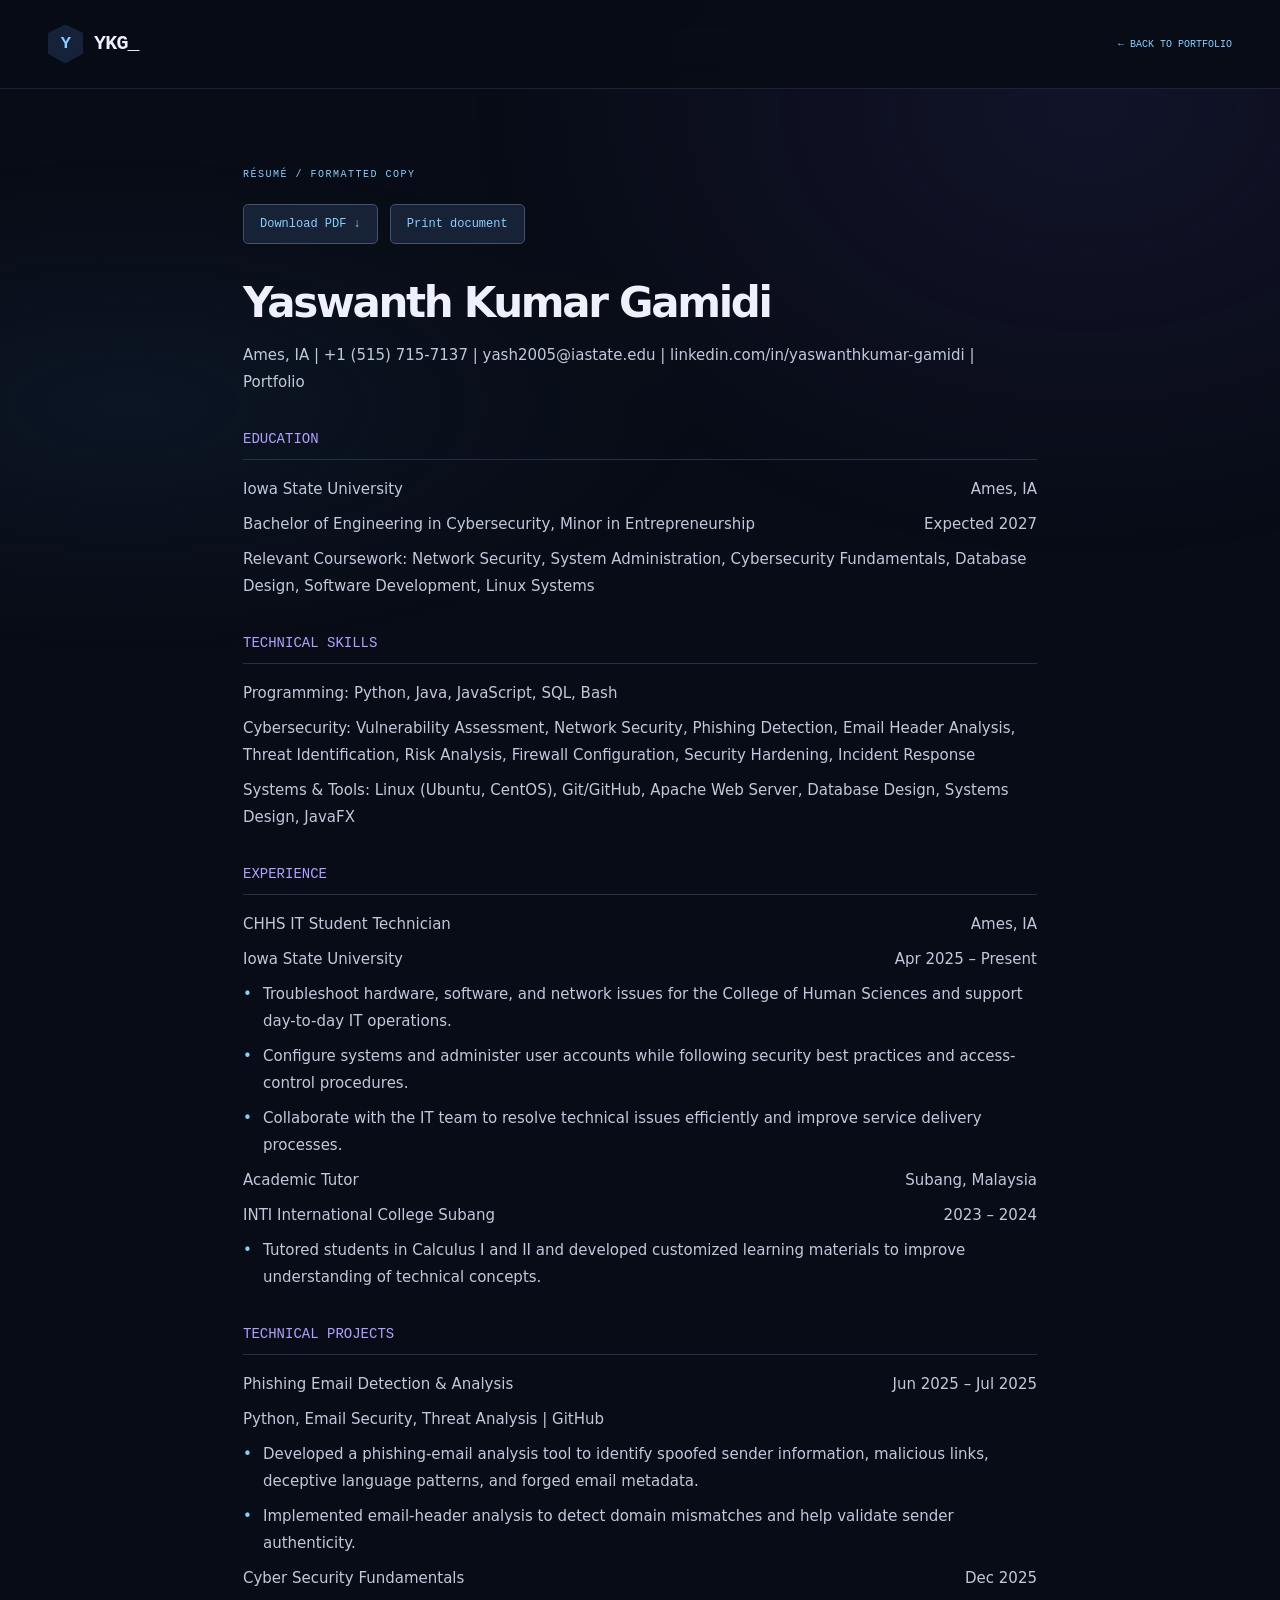
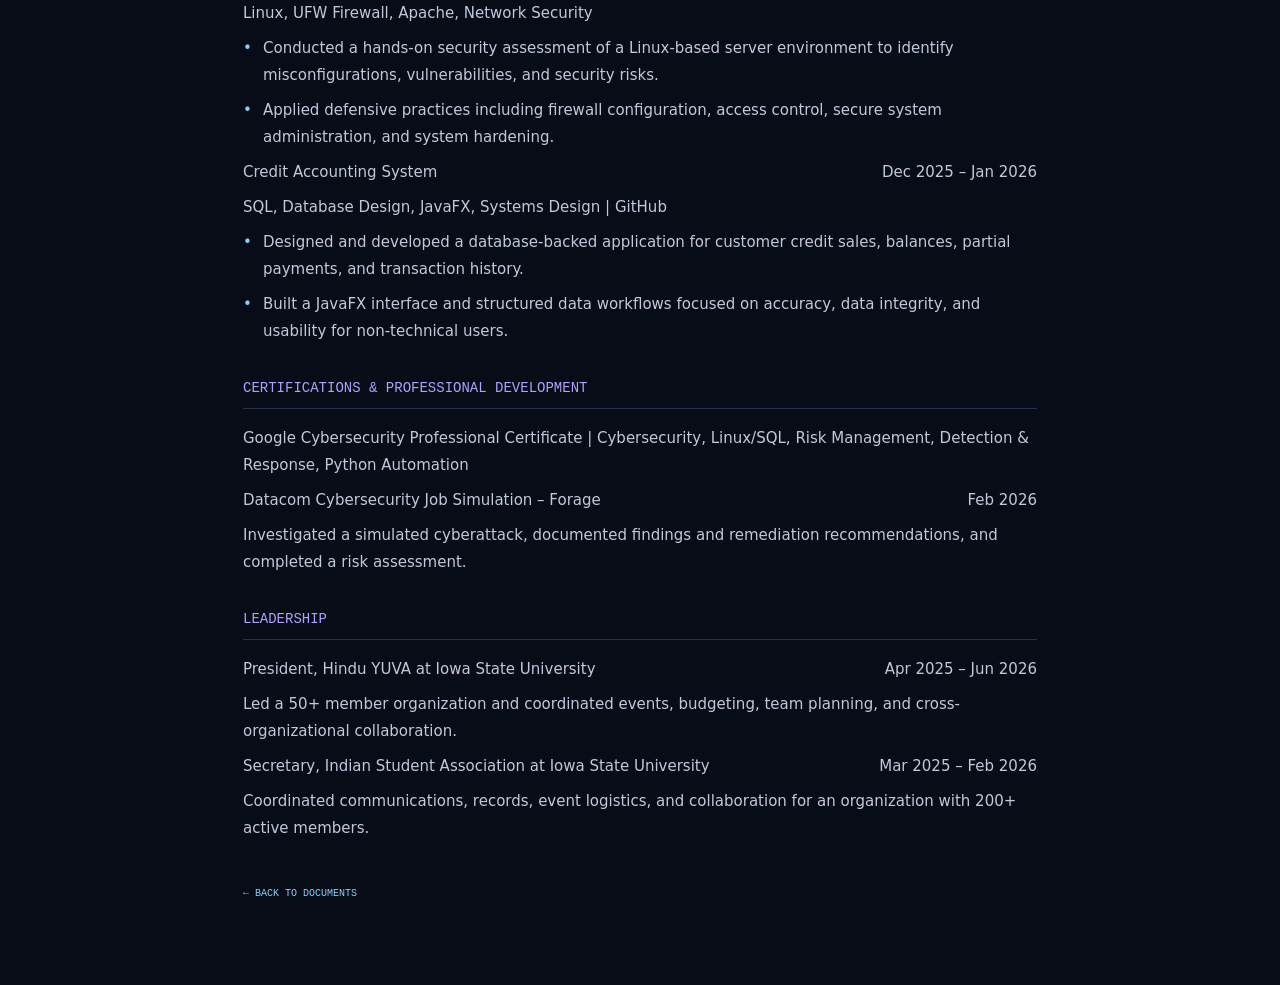
<file: resume.html>
<!DOCTYPE html>
<html lang="en"><head><meta charset="UTF-8"><meta name="viewport" content="width=device-width, initial-scale=1"><meta name="author" content="Yaswanth Kumar Gamidi"><title>Résumé | Yaswanth Kumar Gamidi</title><link rel="icon" href="assets/favicon.svg" type="image/svg+xml"><link rel="stylesheet" href="assets/styles.css"><link rel="stylesheet" href="assets/documents.css"></head>
<body class="reading-page resume-page"><a class="skip-link" href="#document">Skip to document</a><header><nav aria-label="Document navigation"><a class="logo" href="index.html"><span class="logo-mark" aria-hidden="true">Y</span>YKG_</a><a class="back-link" href="index.html#documents">← BACK TO PORTFOLIO</a></nav></header><main class="reading-main" id="document" tabindex="-1"><div class="section-index">RÉSUMÉ / FORMATTED COPY</div><div class="reader-tools"><a href="assets/documents/resume.pdf" download>Download PDF ↓</a><button class="print-document" type="button">Print document</button></div><article class="resume-prose" aria-label="Résumé"><h1>Yaswanth Kumar Gamidi</h1><p>Ames, IA | <a href="tel:+15157157137">+1 (515) 715-7137</a> | <a href="mailto:yash2005@iastate.edu">yash2005@iastate.edu</a> | <a href="https://www.linkedin.com/in/yaswanth-kumar-gamidi-3367861a9">linkedin.com/in/yaswanthkumar-gamidi</a> | <a href="index.html">Portfolio</a></p><h2>EDUCATION</h2><p class="resume-row"><span>Iowa State University</span><span>Ames, IA</span></p><p class="resume-row"><span>Bachelor of Engineering in Cybersecurity, Minor in Entrepreneurship</span><span>Expected 2027</span></p><p>Relevant Coursework: Network Security, System Administration, Cybersecurity Fundamentals, Database Design, Software Development, Linux Systems</p><h2>TECHNICAL SKILLS</h2><p>Programming: Python, Java, JavaScript, SQL, Bash</p><p>Cybersecurity: Vulnerability Assessment, Network Security, Phishing Detection, Email Header Analysis, Threat Identification, Risk Analysis, Firewall Configuration, Security Hardening, Incident Response</p><p>Systems &amp; Tools: Linux (Ubuntu, CentOS), Git/GitHub, Apache Web Server, Database Design, Systems Design, JavaFX</p><h2>EXPERIENCE</h2><p class="resume-row"><span>CHHS IT Student Technician</span><span>Ames, IA</span></p><p class="resume-row"><span>Iowa State University</span><span>Apr 2025 – Present</span></p><p class="resume-bullet">Troubleshoot hardware, software, and network issues for the College of Human Sciences and support day-to-day IT operations.</p><p class="resume-bullet">Configure systems and administer user accounts while following security best practices and access-control procedures.</p><p class="resume-bullet">Collaborate with the IT team to resolve technical issues efficiently and improve service delivery processes.</p><p class="resume-row"><span>Academic Tutor</span><span>Subang, Malaysia</span></p><p class="resume-row"><span>INTI International College Subang</span><span>2023 – 2024</span></p><p class="resume-bullet">Tutored students in Calculus I and II and developed customized learning materials to improve understanding of technical concepts.</p><h2>TECHNICAL PROJECTS</h2><p class="resume-row" id="phishing"><span>Phishing Email Detection &amp; Analysis</span><span>Jun 2025 – Jul 2025</span></p><p>Python, Email Security, Threat Analysis | <a href="https://github.com/yash200508/Punky-Phishing-Mail">GitHub</a></p><p class="resume-bullet">Developed a phishing-email analysis tool to identify spoofed sender information, malicious links, deceptive language patterns, and forged email metadata.</p><p class="resume-bullet">Implemented email-header analysis to detect domain mismatches and help validate sender authenticity.</p><p class="resume-row" id="security-fundamentals"><span>Cyber Security Fundamentals</span><span>Dec 2025</span></p><p>Linux, UFW Firewall, Apache, Network Security</p><p class="resume-bullet">Conducted a hands-on security assessment of a Linux-based server environment to identify misconfigurations, vulnerabilities, and security risks.</p><p class="resume-bullet">Applied defensive practices including firewall configuration, access control, secure system administration, and system hardening.</p><p class="resume-row" id="credit-accounting"><span>Credit Accounting System</span><span>Dec 2025 – Jan 2026</span></p><p>SQL, Database Design, JavaFX, Systems Design | <a href="https://github.com/yash200508/credit-accounting">GitHub</a></p><p class="resume-bullet">Designed and developed a database-backed application for customer credit sales, balances, partial payments, and transaction history.</p><p class="resume-bullet">Built a JavaFX interface and structured data workflows focused on accuracy, data integrity, and usability for non-technical users.</p><h2>CERTIFICATIONS &amp; PROFESSIONAL DEVELOPMENT</h2><p>Google Cybersecurity Professional Certificate | Cybersecurity, Linux/SQL, Risk Management, Detection &amp; Response, Python Automation</p><p class="resume-row"><span>Datacom Cybersecurity Job Simulation – Forage</span><span>Feb 2026</span></p><p>Investigated a simulated cyberattack, documented findings and remediation recommendations, and completed a risk assessment.</p><h2>LEADERSHIP</h2><p class="resume-row"><span>President, Hindu YUVA at Iowa State University</span><span>Apr 2025 – Jun 2026</span></p><p>Led a 50+ member organization and coordinated events, budgeting, team planning, and cross-organizational collaboration.</p><p class="resume-row"><span>Secretary, Indian Student Association at Iowa State University</span><span>Mar 2025 – Feb 2026</span></p><p>Coordinated communications, records, event logistics, and collaboration for an organization with 200+ active members.</p></article><a class="back-link reading-back" href="index.html#documents">← BACK TO DOCUMENTS</a></main><script src="assets/site.js" defer></script></body></html>
</file>
<file: assets/styles.css>
:root {
  color-scheme: dark;
  --bg: #080c16;
  --surface: #101622;
  --line: #253046;
  --text: #eef1fc;
  --muted: #a7b2c8;
  --blue: #89ceff;
  --violet: #b2a0ff;
  --gold: #f0cd89;
  --mono: 'JetBrains Mono', ui-monospace, Consolas, monospace;
}
* { box-sizing: border-box; }
html { scroll-behavior: smooth; scroll-padding-top: 110px; }
body { margin: 0; background: var(--bg); color: var(--text); font-family: 'Space Grotesk', system-ui, sans-serif; line-height: 1.6; }
body::before { content: ''; position: fixed; inset: 0; z-index: -1; pointer-events: none; background: radial-gradient(ellipse at 85% 12%, #26225155, transparent 40%), radial-gradient(ellipse at 10% 45%, #142a4450, transparent 35%); }
::selection { color: #fff; background: #4c479c; }
a { color: inherit; text-decoration: none; }
button { font: inherit; }
a:focus-visible, button:focus-visible { outline: 2px solid var(--blue); outline-offset: 6px; border-radius: 4px; }
.skip-link { position: fixed; top: 12px; left: 16px; padding: 12px 18px; background: #eef1fc; color: var(--bg); z-index: 100; transform: translateY(-160%); }
.skip-link:focus { transform: translateY(0); }
header { position: sticky; top: 0; z-index: 20; background: #080c16ed; border-bottom: 1px solid #253046aa; backdrop-filter: blur(16px); }
nav { max-width: 1320px; margin: auto; min-height: 88px; padding: 0 48px; display: flex; align-items: center; justify-content: space-between; gap: 24px; }
.logo, .footer-logo { display: inline-flex; align-items: center; gap: 11px; font-family: var(--mono); font-size: 20px; font-weight: 700; letter-spacing: -.04em; }
.logo-mark { display: grid; place-items: center; width: 35px; height: 39px; font-size: 17px; color: var(--blue); background: #15223a; clip-path: polygon(50% 0, 100% 22%, 100% 75%, 50% 100%, 0 75%, 0 22%); }
.nav-links { display: flex; gap: 29px; align-items: center; list-style: none; margin: 0; padding: 0; }
.nav-links a { font: 11px var(--mono); letter-spacing: .07em; color: var(--muted); padding: 13px 0; position: relative; transition: color .2s; }
.nav-links a:hover, .nav-links a[aria-current] { color: var(--blue); }
.nav-links a[aria-current]::after { content: ''; position: absolute; bottom: 4px; left: 0; width: 14px; height: 2px; background: var(--blue); }
.menu-toggle { display: none; border: 1px solid var(--line); color: var(--text); background: var(--surface); border-radius: 5px; padding: 10px 15px; font: 12px var(--mono); }
main > section { max-width: 1320px; padding: 100px 48px; margin: auto; }
.hero { min-height: min(790px, calc(100svh - 88px)); display: grid; grid-template-columns: 1.2fr 1fr; gap: 18px; align-items: center; position: relative; padding-top: 64px; padding-bottom: 110px; }
.hero-content { position: relative; z-index: 2; }
.eyebrow { font: 11px var(--mono); color: var(--muted); letter-spacing: .22em; margin-bottom: 40px; display: flex; align-items: center; gap: 13px; }
.eyebrow::before { content: ''; width: 27px; height: 1px; background: var(--violet); }
.terminal-prefix { font: 12px var(--mono); color: var(--blue); margin-bottom: 20px; display: flex; align-items: center; gap: 9px; }
.terminal-dot { width: 5px; height: 5px; background: var(--blue); border-radius: 50%; box-shadow: 0 0 10px #89ceff90; }
h1 { font-size: clamp(42px, 4.9vw, 70px); line-height: 1.06; font-weight: 600; letter-spacing: -.055em; margin: 0 0 26px; }
.hero h1 { max-width: 650px; }
.tagline { max-width: 500px; font-size: 15px; color: var(--muted); line-height: 1.8; margin-bottom: 32px; }
.cta-buttons { display: flex; flex-wrap: wrap; gap: 12px; }
.btn { display: inline-flex; align-items: center; gap: 14px; padding: 15px 22px; background: #bddfff; color: #0b1525; border-radius: 5px; font: 11px var(--mono); font-weight: 700; letter-spacing: .04em; border: 1px solid #bddfff; transition: background .2s, transform .2s; }
.btn::after { content: '↗'; font-size: 18px; }
.btn:hover { background: #d7ebff; transform: translateY(-2px); }
.btn-secondary { background: #ffffff03; color: var(--text); border-color: #3a465d; }
.btn-secondary:hover { background: #202a3d; }
.hero-scroll { position: absolute; left: 48px; bottom: 34px; color: var(--muted); display: flex; align-items: center; gap: 14px; font: 10px var(--mono); letter-spacing: .12em; }
.hero-scroll span { width: 30px; height: 30px; border-radius: 50%; border: 1px solid var(--line); display: grid; place-items: center; color: var(--blue); font-size: 17px; }
.hero-art { position: relative; height: 460px; width: 100%; min-width: 0; display: grid; place-items: center; }
.hero-visual { position: relative; height: 460px; min-width: 0; }
.hero-visual.has-portrait .hero-art { height: 100%; width: 100%; transform: none; margin: 0; }
.has-portrait .shield { display: none; }
.portrait-frame { position: absolute; left: 50%; top: 50%; transform: translate(-50%, -50%); width: 220px; height: 264px; border-radius: 24px; border: 1px solid #8d9ad880; padding: 5px; background: #141d31; box-shadow: 0 15px 45px #03081466, 0 0 36px #8b84e517; z-index: 3; overflow: hidden; }
.portrait-photo { display: block; width: 100%; height: 100%; object-fit: cover; object-position: 50% 35%; border-radius: 19px; }
.art-grid { position: absolute; inset: 0; background: linear-gradient(#7897cc0c 1px, transparent 1px), linear-gradient(90deg, #7897cc0c 1px, transparent 1px); background-size: 28px 28px; mask-image: radial-gradient(ellipse, #000, transparent 70%); }
.orbit { position: absolute; border-radius: 50%; border: 1px solid #57679b35; }
.orbit-outer { width: 430px; height: 430px; border-style: dashed; animation: orbit 100s linear infinite; }
.orbit-middle { width: 355px; height: 355px; border-color: #7375cc50; box-shadow: inset 0 0 55px #6775e00a; }
.orbit-inner { width: 290px; height: 290px; border-color: #8b81df33; }
.core-halo { position: absolute; width: 230px; height: 230px; border-radius: 50%; background: #7982e51a; box-shadow: 0 0 90px 55px #737aec13; }
.shield { width: 205px; height: 245px; z-index: 1; filter: drop-shadow(0 0 24px #9e9aff16); animation: float 7s ease-in-out infinite; }
.orbital-axis { position: absolute; width: 430px; height: 1px; background: linear-gradient(90deg, transparent, #7992c434, transparent); }
.axis-one { transform: rotate(34deg); }.axis-two { transform: rotate(-34deg); }
.art-coordinate { position: absolute; font: 9px var(--mono); letter-spacing: .14em; color: #a9b4d0; background: #0b1020; padding: 8px 10px; border: 1px solid #34436190; border-radius: 3px; z-index: 2; }
.coordinate-top { top: 35px; left: 12%; }.coordinate-bottom { bottom: 39px; right: 2%; }
.orbital-node { width: 7px; height: 7px; border-radius: 50%; background: #ac9eff; position: absolute; box-shadow: 0 0 12px #ac9eff70; }
.node-one { top: 82px; right: 20%; }.node-two { bottom: 97px; left: 16%; background: var(--blue); }
@keyframes orbit { to { transform: rotate(360deg); } }
@keyframes float { 50% { transform: translateY(-10px); } }
#about { border-top: 1px solid var(--line); display: grid; grid-template-columns: .8fr 1.4fr; gap: 70px; }
.section-index { display: block; font: 10px var(--mono); color: var(--blue); letter-spacing: .15em; margin-bottom: 16px; }
.section-title { font-size: clamp(27px, 3.1vw, 40px); letter-spacing: -.045em; font-weight: 500; line-height: 1.2; margin: 0; }
#about .section-title { font-size: 38px; }
#about .about-content > p { color: var(--muted); font-size: 17px; line-height: 1.95; margin: 0; }
#about p span { color: var(--text); }
.career-objective { margin-top: 35px; border-left: 2px solid #a699e8; padding: 2px 0 2px 25px; }
.career-objective h3 { font: 10px var(--mono); color: var(--violet); letter-spacing: .13em; margin: 0 0 14px; }
.career-objective p { margin: 0 0 12px; font-size: 15px; line-height: 1.9; color: #c9cde0; }.career-objective p:last-child { margin: 0; }
.skills-grid { display: grid; grid-template-columns: repeat(4, 1fr); gap: 16px; margin-top: 42px; }
.skill-card { border: 1px solid var(--line); background: linear-gradient(140deg, #151e30a0, #0d1421); border-radius: 8px; padding: 28px 22px; position: relative; transition: border-color .2s; }
.skill-card::before { content: ''; display: block; width: 22px; height: 2px; background: var(--violet); margin-bottom: 25px; }
.skill-card:hover { border-color: #6675a5; }
.skill-card h3 { color: var(--text); font: 12px var(--mono); margin: 0 0 22px; }
.skill-card ul { list-style: none; padding: 0; margin: 0; }
.skill-card li { color: var(--muted); font-size: 13px; padding: 7px 0; border-bottom: 1px solid #25304655; line-height: 1.6; }
.skill-card li:last-child { border: 0; }
#skills { padding-top: 48px; }
#projects { border-top: 1px solid var(--line); }
.senior-design-card { margin-top: 40px; border: 1px solid #655d954f; background: radial-gradient(ellipse at 100% 0, #62538a24, transparent 65%), #101625; border-radius: 8px; padding: 36px; }
.senior-design-heading { display: flex; justify-content: space-between; gap: 18px; align-items: center; margin-bottom: 24px; font: 10px var(--mono); letter-spacing: .06em; }
.senior-status { color: var(--violet); border: 1px solid #8171bd60; background: #211d38; padding: 7px 10px; border-radius: 3px; }.senior-team { color: var(--muted); }
.senior-design-card > h3 { margin: 0 0 25px; font-size: 30px; font-weight: 500; line-height: 1.25; letter-spacing: -.03em; max-width: 700px; }
.senior-design-content { display: grid; grid-template-columns: 1.5fr 1fr; gap: 60px; }.senior-design-content p { margin: 0 0 17px; color: var(--muted); font-size: 14px; line-height: 1.85; }.senior-design-content p:last-child { margin-bottom: 0; }
.senior-contribution { border-left: 1px solid #43405f; padding-left: 28px; }.senior-label { margin: 0 0 12px; font: 10px var(--mono); color: var(--violet); letter-spacing: .1em; }.senior-contribution .project-link { display: inline-block; margin: 12px 0 0; }
#experience { padding-top: 25px; }
.experience-card { margin-top: 38px; padding: 32px; display: grid; grid-template-columns: 1fr 1.5fr; gap: 45px; border: 1px solid var(--line); background: #111824; border-radius: 8px; }
.experience-date { color: var(--violet); font: 10px var(--mono); }
.experience-role h3 { margin: 16px 0 8px; font-size: 25px; letter-spacing: -.03em; font-weight: 500; line-height: 1.3; }
.experience-role p { margin: 0; color: var(--muted); font-size: 13px; }
.experience-card ul { margin: 0; padding-left: 16px; color: var(--muted); font-size: 14px; line-height: 1.85; }
.experience-card li { padding-left: 8px; margin-bottom: 12px; }.experience-card li:last-child { margin-bottom: 0; }.experience-card li::marker { color: var(--blue); }
.achievement-card { margin: 40px 0 26px; padding: 32px 38px; border: 1px solid #8b724542; border-radius: 8px; background: linear-gradient(110deg, #28233778, #151926); position: relative; }
.achievement-card::before { content: ''; position: absolute; left: 0; top: 26px; bottom: 26px; width: 2px; background: var(--gold); }
.achievement-card h3 { margin: 0 0 12px; color: var(--gold); font-size: 21px; font-weight: 500; letter-spacing: -.02em; }
.achievement-card p { margin: 0; color: var(--muted); font-size: 14px; max-width: 950px; line-height: 1.85; }
.achievement-card strong { color: var(--text); font-weight: 500; }
.projects-grid { display: grid; grid-template-columns: repeat(3, 1fr); gap: 20px; }
.project-card { display: flex; flex-direction: column; overflow: hidden; border-radius: 8px; border: 1px solid var(--line); background: #0e1522; transition: border-color .2s, transform .2s; }
.project-card:hover { border-color: #5a6e96; transform: translateY(-4px); }
.project-visual { height: 155px; display: flex; align-items: center; justify-content: space-between; padding: 30px; background: radial-gradient(circle at 20% 50%, #344c7755, transparent 75%), linear-gradient(135deg, #121d31, #121726); border-bottom: 1px solid var(--line); position: relative; overflow: hidden; }
.project-visual svg { width: 51px; height: 51px; color: var(--blue); z-index: 1; }
.project-visual span { font: 9px var(--mono); color: #c0c8de; letter-spacing: .1em; align-self: flex-start; z-index: 1; }
.visual-lines { position: absolute; width: 220px; height: 220px; border: 1px solid #6b80b526; border-radius: 50%; right: -90px; bottom: -95px; box-shadow: 0 0 0 24px #7282b90a, 0 0 0 48px #7282b909; }
.project-card:nth-child(2) .project-visual { background: radial-gradient(circle at 20% 50%, #61538b44, transparent 75%), #15182a; }.project-card:nth-child(2) .project-visual svg { color: var(--violet); }
.project-card:nth-child(3) .project-visual { background: radial-gradient(circle at 20% 50%, #36626744, transparent 75%), #101f29; }
.project-header { padding: 28px 28px 0; }
.project-card h3 { font-size: 22px; line-height: 1.35; font-weight: 500; letter-spacing: -.025em; margin: 0 0 14px; }
.project-date { font: 10px var(--mono); color: var(--blue); }
.project-description { padding: 0 28px; color: var(--muted); font-size: 14px; line-height: 1.85; margin: 22px 0; }
.project-tech { display: flex; flex-wrap: wrap; gap: 6px; padding: 0 28px; margin-bottom: 26px; }
.tech-tag { font: 9px var(--mono); color: #c8d1e7; padding: 5px 8px; border: 1px solid #303d55; background: #192337; border-radius: 4px; }
.project-link { margin: auto 28px 28px; font: 10px var(--mono); color: var(--blue); width: fit-content; border-bottom: 1px solid #89ceff45; padding-bottom: 5px; }
.project-link:hover { color: #c6e7ff; }
#documents { padding-top: 24px; }
.document-grid { display: grid; grid-template-columns: repeat(2, 1fr); gap: 20px; margin-top: 36px; }
.document-card { padding: 30px; border: 1px solid var(--line); border-radius: 8px; background: linear-gradient(130deg, #191b32, #101824); display: block; transition: border-color .2s; }
.document-card:hover { border-color: var(--violet); }
.document-type { font: 10px var(--mono); color: var(--violet); letter-spacing: .1em; }
.document-card h3 { margin: 16px 0 35px; font-weight: 500; font-size: 25px; letter-spacing: -.03em; }
.document-action { display: flex; justify-content: space-between; font: 10px var(--mono); color: var(--blue); }.document-action span { font-size: 19px; }
#contact { border-top: 1px solid var(--line); }
.contact-grid { display: grid; grid-template-columns: 1.3fr 1.2fr .85fr .65fr; gap: 15px; margin-top: 40px; }
.contact-item { border: 1px solid var(--line); background: #111824; border-radius: 7px; padding: 24px 20px; transition: border-color .2s; min-width: 0; }
a.contact-item:hover { border-color: var(--blue); }
.contact-item h3 { margin: 0 0 20px; color: var(--muted); font: 10px var(--mono); letter-spacing: .08em; }
.contact-item p { margin: 0; font-size: 13px; overflow-wrap: anywhere; color: var(--text); }
footer { max-width: 1224px; margin: 0 auto; border-top: 1px solid var(--line); padding: 35px 0; display: flex; align-items: center; justify-content: space-between; gap: 28px; }
footer p { font: 9px var(--mono); color: var(--muted); margin: 0; max-width: 370px; line-height: 1.7; }
footer p:last-child { font-size: 8px; letter-spacing: .08em; }
.footer-logo { color: var(--blue); font-size: 17px; }.footer-logo span { margin-left: 8px; }
.scroll-indicator { position: fixed; top: 0; left: 0; height: 2px; width: 0; background: linear-gradient(90deg, var(--blue), var(--violet)); z-index: 30; }
.back-link { font: 10px var(--mono); color: var(--blue); line-height: 1.7; }
.reading-main { max-width: 890px; padding: 80px 48px; margin: auto; }.reading-main h1 { font-size: clamp(32px, 4vw, 48px); line-height: 1.15; margin: 20px 0 48px; }
.reflection-prose p { color: #c0c9db; font-size: 17px; line-height: 1.95; margin: 0 0 28px; }.reading-back { display: inline-block; margin-top: 35px; }
@media (max-width: 1100px) {
  .hero { grid-template-columns: 1.2fr .8fr; }.hero-art { transform: scale(.85); transform-origin: center; }
  .hero-visual { transform: scale(.85); transform-origin: center; }
  .skills-grid { grid-template-columns: repeat(2, 1fr); }.projects-grid { gap: 14px; }.project-header, .project-description, .project-tech { padding-left: 22px; padding-right: 22px; }.project-link { margin-left: 22px; }
  .contact-grid { grid-template-columns: repeat(2, 1fr); }footer { margin: 0 48px; }
}
@media (max-width: 800px) {
  html { scroll-padding-top: 85px; }nav { min-height: 74px; padding: 0 24px; }.nav-links { gap: 18px; }.nav-links a { font-size: 9px; }
  main > section { padding: 72px 24px; }.hero { min-height: 650px; grid-template-columns: 1fr 1fr; padding-bottom: 110px; gap: 0; }
  .hero-art { transform: scale(.68); transform-origin: center; margin-left: -15px; }.hero h1 { font-size: 43px; }.hero-scroll { left: 24px; }
  .hero-visual { transform: scale(.68); transform-origin: center; margin-left: -15px; }
  .tagline { font-size: 13px; }.btn { padding: 14px 15px; font-size: 10px; }
  #about { grid-template-columns: 1fr; gap: 25px; }#about .about-content > p { font-size: 16px; }.projects-grid { grid-template-columns: 1fr; gap: 24px; }.project-visual { height: 135px; }
  .project-card h3 { font-size: 24px; }.project-description { font-size: 15px; }.project-card { position: relative; }
  footer { margin: 0 24px; flex-wrap: wrap; }footer p:last-child { width: 100%; } .reading-main { padding: 60px 24px; }
}
@media (max-width: 600px) {
  nav { position: relative; }.logo { font-size: 18px; }.menu-toggle { display: block; }.menu-toggle span { margin-left: 12px; color: var(--blue); }
  .nav-links { display: none; position: absolute; top: 73px; left: 0; right: 0; padding: 15px 24px 24px; border-bottom: 1px solid var(--line); background: #0b1120; flex-direction: column; align-items: stretch; gap: 0; }
  .nav-links.is-open { display: flex; }.nav-links a { display: block; font-size: 12px; padding: 16px 0; }
  .hero { display: block; min-height: auto; padding-top: 48px; padding-bottom: 78px; overflow: hidden; }
  .eyebrow { margin-bottom: 30px; }.hero h1 { font-size: clamp(39px, 10.8vw, 63px); max-width: 550px; }.terminal-prefix { font-size: 11px; }
  .tagline { font-size: 13px; max-width: 360px; }.hero-art { height: 300px; width: 100%; transform: scale(.72); margin: -9px 0 -38px; }
  .hero-visual { height: 300px; width: 100%; transform: scale(.72); margin: -9px 0 -38px; }
  .hero-scroll { bottom: 24px; font-size: 9px; }main > section { padding: 58px 24px; }.section-title { font-size: 29px; }#about .section-title { font-size: 34px; }
  .skills-grid { grid-template-columns: 1fr; gap: 14px; margin-top: 30px; }.skill-card { padding: 25px; }.skill-card li { font-size: 14px; }.skill-card::before { margin-bottom: 20px; }
  .achievement-card { padding: 26px 24px; margin-top: 30px; }.achievement-card h3 { font-size: 20px; }.achievement-card p { font-size: 14px; }
  .document-grid, .contact-grid { grid-template-columns: 1fr; }.document-card { padding: 26px; }.contact-item { padding: 22px 24px; }.contact-item h4 { margin-bottom: 12px; }.contact-item p { font-size: 14px; }
  .experience-card { grid-template-columns: 1fr; gap: 25px; padding: 26px; }.contact-item h3 { margin-bottom: 12px; }
  .senior-design-card { padding: 26px 24px; }.senior-design-heading { align-items: flex-start; flex-direction: column; gap: 12px; }.senior-design-card > h3 { font-size: 25px; }.senior-design-content { grid-template-columns: 1fr; gap: 24px; }.senior-contribution { padding-left: 20px; }
  footer { padding: 28px 0; gap: 22px; }footer p { font-size: 9px; }.back-link { font-size: 9px; }.reading-main h1 { font-size: 34px; }.reflection-prose p { font-size: 16px; }
}
@media (prefers-reduced-motion: reduce) {
  html { scroll-behavior: auto; }*, *::before, *::after { animation: none !important; transition: none !important; }
}
@media print {
  header, .skip-link, .reading-back { display: none; }body { background: #fff; color: #000; }.reading-main { max-width: none; padding: 0; }.reflection-prose p, .section-index { color: #000; }
}
</file>
<file: assets/documents.css>
[hidden] { display: none !important; }
summary:focus-visible { outline: 2px solid var(--blue); outline-offset: 6px; border-radius: 4px; }
.btn::after { content: '↗'; }
.portrait-frame { margin: 0; }
.hero-contact { align-self: center; color: var(--muted); font: 10px var(--mono); padding: 12px 4px; }
.hero-contact:hover { color: var(--blue); }
.project-controls { margin: 35px 0 20px; display: flex; flex-wrap: wrap; align-items: center; justify-content: space-between; gap: 16px; }
.project-filters { display: flex; flex-wrap: wrap; gap: 9px; }
.project-filters button { background: #141c2d; border: 1px solid #384560; color: var(--muted); border-radius: 5px; padding: 12px 16px; font: 11px var(--mono); cursor: pointer; }
.project-filters button[aria-pressed="true"] { background: #292544; color: #d5caff; border-color: #8e7bbc; }
.filter-status { color: var(--muted); font: 11px var(--mono); margin: 0; }
.project-details { color: var(--muted); font-size: 13px; margin: 0 28px 25px; line-height: 1.8; }
.project-details summary { color: var(--violet); cursor: pointer; padding: 10px 0; }
.project-details p { margin: 8px 0 15px; }
.project-details a { color: var(--blue); text-decoration: underline; text-underline-offset: 4px; }
.senior-resources { margin: 25px 0 0; border-top: 1px solid #383750; padding-top: 10px; }
.senior-resources ul { margin: 8px 0 0; padding-left: 22px; }
.senior-resources li { padding: 7px 0; }
.document-actions { display: flex; flex-wrap: wrap; gap: 18px; }
.document-actions a { display: inline-flex; align-items: center; gap: 13px; font: 11px var(--mono); color: var(--blue); padding: 10px 0; border-bottom: 1px solid #89ceff45; }
.document-note { font-size: 11px; color: var(--muted); margin: 22px 0 0; }
.document-pending { background: #101521; border-style: dashed; }
.pending-status { color: var(--muted); font: 12px var(--mono); }
.reader-tools { display: flex; flex-wrap: wrap; gap: 12px; margin: 24px 0 35px; }
.reader-tools a, .reader-tools button { cursor: pointer; border: 1px solid #44516b; border-radius: 5px; background: #182237; color: var(--blue); padding: 12px 16px; font: 12px var(--mono); }
.resume-prose h1 { font-size: clamp(30px, 4vw, 42px); margin-bottom: 15px; }
.resume-prose h2 { margin: 35px 0 16px; font: 14px var(--mono); color: var(--violet); padding-bottom: 12px; border-bottom: 1px solid var(--line); }
.resume-prose p { color: #c0c9db; font-size: 15px; line-height: 1.8; margin: 8px 0; overflow-wrap: anywhere; }
.resume-row { display: flex; flex-wrap: wrap; justify-content: space-between; column-gap: 20px; }
.resume-bullet { padding-left: 20px; position: relative; }
.resume-bullet::before { content: '•'; position: absolute; left: 0; color: var(--blue); }
.ethics-prose p { color: #c0c9db; font-size: 17px; line-height: 1.95; margin: 0 0 28px; }
.ethics-prose h2 { font-size: 24px; font-weight: 500; margin-top: 48px; }
.ethics-prose .citation { padding-left: 24px; text-indent: -24px; overflow-wrap: anywhere; font-size: 15px; }
@page { size: A4; margin: 17mm; }
@page resume { size: A4; margin: 12mm; }
@media print {
  header, .skip-link, .reading-back, .reader-tools, .section-index { display: none; }
  body { background: #fff; color: #000; font-family: Arial, sans-serif; }body::before { display: none; }
  .reading-main { max-width: none; padding: 0; }
  .reflection-prose p, .ethics-prose p, .resume-prose p { color: #111; font-size: 11pt; line-height: 1.55; }
  .reading-main h1 { font-size: 22pt; margin: 0 0 22px; }.ethics-prose h2 { font-size: 16pt; }.ethics-prose .citation { font-size: 10pt; }
  .resume-prose h1 { font-size: 20pt; margin-bottom: 5px; }
  .resume-prose p { font-size: 8.7pt; line-height: 1.23; margin: 3px 0; }
  .resume-prose h2 { margin: 9px 0 5px; padding-bottom: 3px; font-size: 10pt; color: #111; border-color: #777; }
  .resume-bullet::before { color: #111; }.resume-row { flex-wrap: nowrap; }.resume-row span:last-child { white-space: nowrap; }
  .resume-page .reading-main { font-family: Arial, sans-serif; page: resume; }
}
</file>
